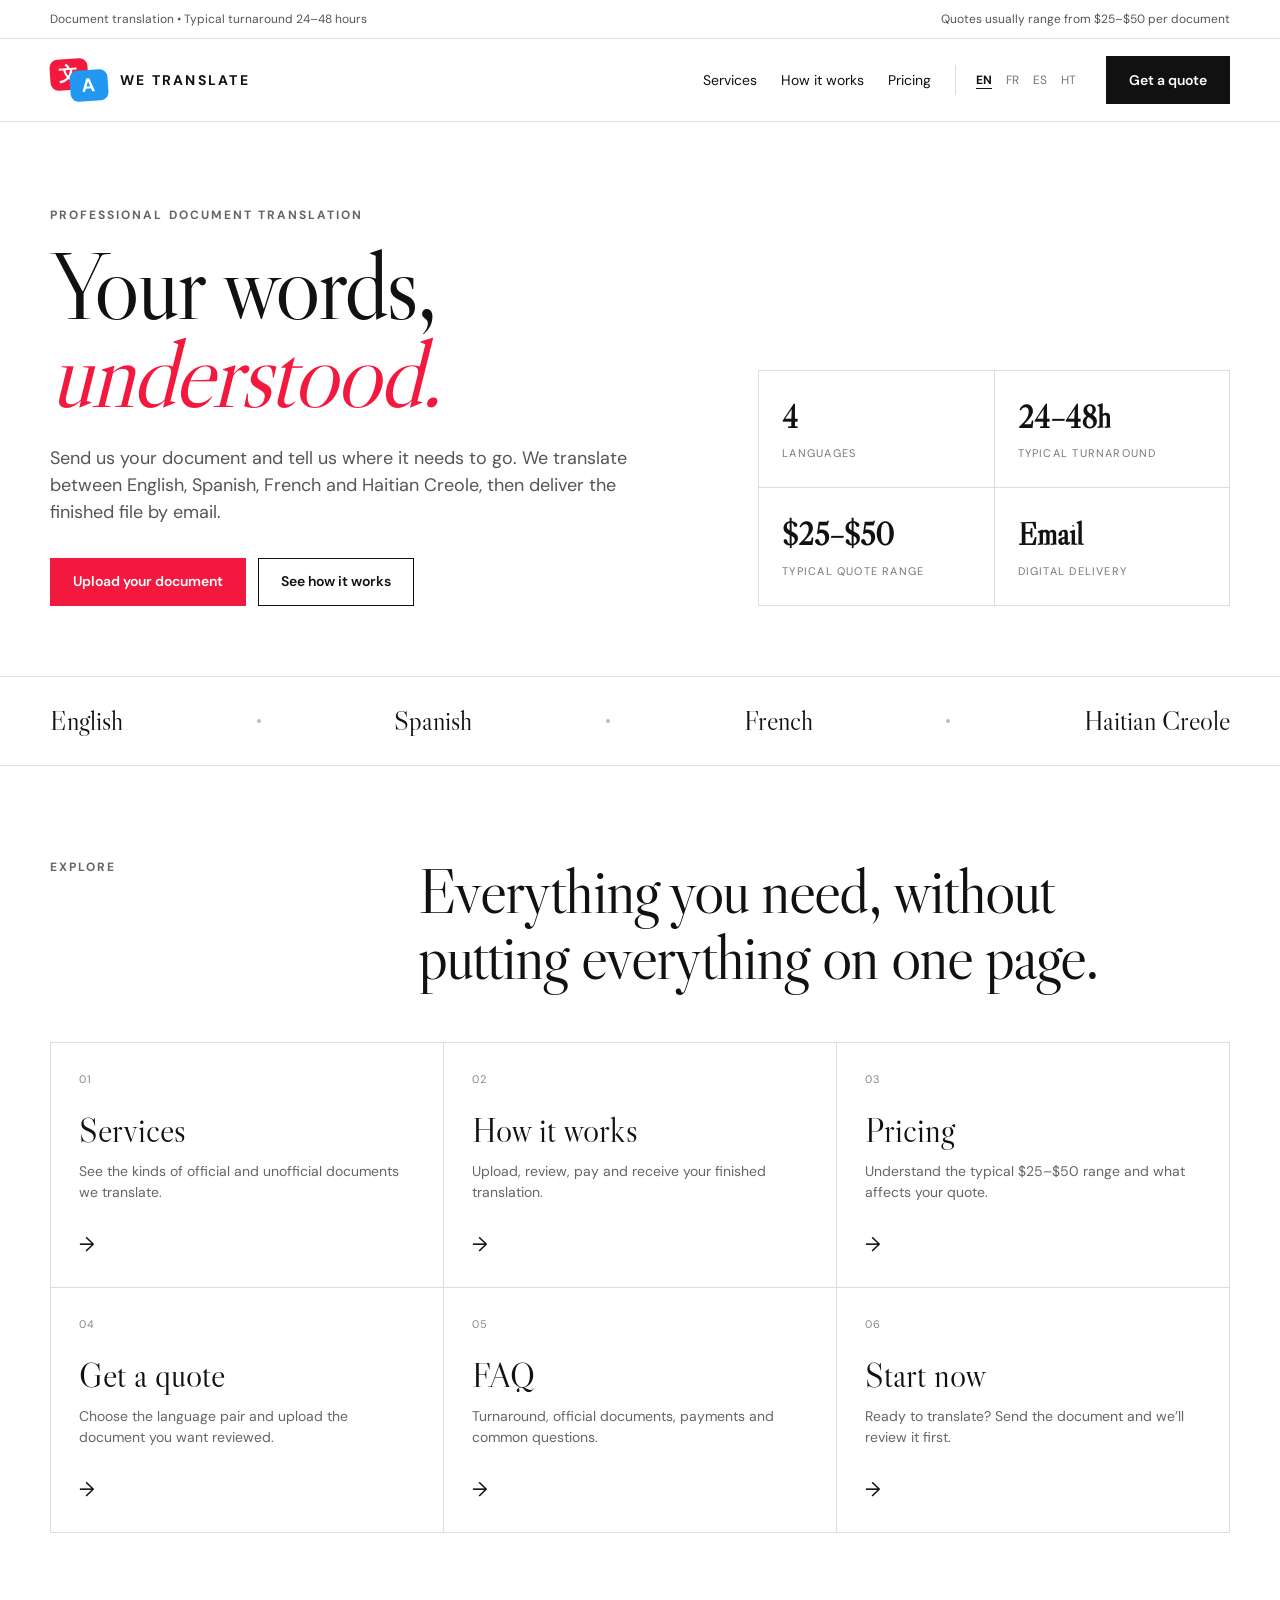
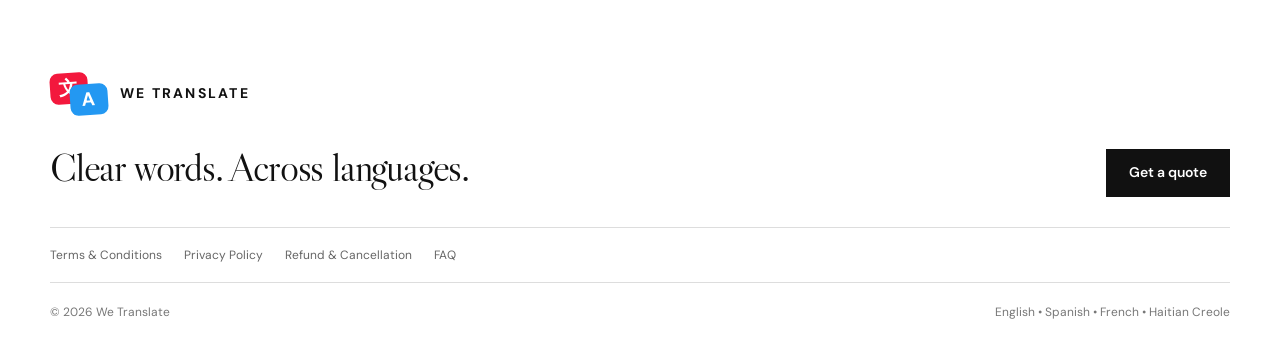
<file: index.html>
<!doctype html><html lang="en"><head><meta charset="utf-8"><meta name="viewport" content="width=device-width,initial-scale=1"><meta name="description" data-content="metaHomeDesc" content="Professional document translation in English, Spanish, French and Haitian Creole."><title data-t="metaHomeTitle">We Translate — Document Translation</title><link rel="preconnect" href="https://fonts.googleapis.com"><link rel="preconnect" href="https://fonts.gstatic.com" crossorigin><link href="https://fonts.googleapis.com/css2?family=DM+Sans:wght@400;500;600;700&family=Libre+Caslon+Display&display=swap" rel="stylesheet"><link rel="stylesheet" href="styles.css"></head><body data-page="home"><div class="top"><div class="w"><span data-t="top">Document translation • Typical turnaround 24–48 hours</span><span data-t="range">Quotes usually range from $25–$50 per document</span></div></div><header><nav class="w"><a class="brand" href="index.html"><span class="mark"><span class="bb red">文</span><span class="bb blue">A</span></span><span>WE TRANSLATE</span></a><div class="links"><a  href="services.html" data-t="serv">Services</a><a  href="process.html" data-t="how">How it works</a><a  href="pricing.html" data-t="pricing">Pricing</a><div class="langs"><button class="on" data-lang="en">EN</button><button data-lang="fr">FR</button><button data-lang="es">ES</button><button data-lang="ht">HT</button></div><a class="btn" href="quote.html" data-t="quote">Get a quote</a></div></nav></header>
<main>
<section class="hero"><div class="w heroGrid"><div><div class="ey" data-t="ey">Professional document translation</div><h1 data-h="title">Your words,<br><em>understood.</em></h1><p data-t="hero">Send us your document and tell us where it needs to go. We translate between English, Spanish, French and Haitian Creole, then deliver the finished file by email.</p><div class="acts"><a href="quote.html" class="btn redbtn" data-t="upload">Upload your document</a><a href="process.html" class="btn out" data-t="see">See how it works</a></div></div><div class="stats"><div><b>4</b><span data-t="langs">Languages</span></div><div><b>24–48h</b><span data-t="turn">Typical turnaround</span></div><div><b>$25–$50</b><span data-t="range2">Typical quote range</span></div><div><b data-t="emailWord">Email</b><span data-t="delivery">Digital delivery</span></div></div></div></section>
<div class="langrow"><div class="w"><span data-t="langEnglish">English</span><i class="dot"></i><span data-t="langSpanish">Spanish</span><i class="dot"></i><span data-t="langFrench">French</span><i class="dot"></i><span data-t="langCreole">Haitian Creole</span></div></div>
<section><div class="w"><div class="head"><div class="ey" data-t="explore">Explore</div><h2 data-t="exploreTitle">Everything you need, without putting everything on one page.</h2></div><div class="homeNav">
<a href="services.html"><span class="n">01</span><div><h3 data-t="homeServices">Services</h3><p data-t="homeServicesP">See the kinds of official and unofficial documents we translate.</p></div><span class="go">→</span></a>
<a href="process.html"><span class="n">02</span><div><h3 data-t="homeHow">How it works</h3><p data-t="homeHowP">Upload, review, pay and receive your finished translation.</p></div><span class="go">→</span></a>
<a href="pricing.html"><span class="n">03</span><div><h3 data-t="homePricing">Pricing</h3><p data-t="homePricingP">Understand the typical $25–$50 range and what affects your quote.</p></div><span class="go">→</span></a>
<a href="quote.html"><span class="n">04</span><div><h3 data-t="homeQuote">Get a quote</h3><p data-t="homeQuoteP">Choose the language pair and upload the document you want reviewed.</p></div><span class="go">→</span></a>
<a href="faq.html"><span class="n">05</span><div><h3 data-t="homeFaq">FAQ</h3><p data-t="homeFaqP">Turnaround, official documents, payments and common questions.</p></div><span class="go">→</span></a>
<a href="quote.html"><span class="n">06</span><div><h3 data-t="homeStart">Start now</h3><p data-t="homeStartP">Ready to translate? Send the document and we’ll review it first.</p></div><span class="go">→</span></a>
</div></div></section>
</main><footer><div class="w"><div class="footTop"><div><a class="brand" href="index.html"><span class="mark"><span class="bb red">文</span><span class="bb blue">A</span></span><span>WE TRANSLATE</span></a><p class="footBig" data-t="foot">Clear words. Across languages.</p></div><a class="btn" href="quote.html" data-t="quote">Get a quote</a></div><div class="legalLinks"><a href="terms.html" data-t="termsLink">Terms &amp; Conditions</a><a href="privacy.html" data-t="privacyLink">Privacy Policy</a><a href="refunds.html" data-t="refundLink">Refund &amp; Cancellation</a><a href="faq.html" data-t="faqLink">FAQ</a></div><div class="footBot"><span>© <span id="yr"></span> We Translate</span><span data-t="fl">English • Spanish • French • Haitian Creole</span></div></div></footer><script src="script.js"></script></body></html>
</file>
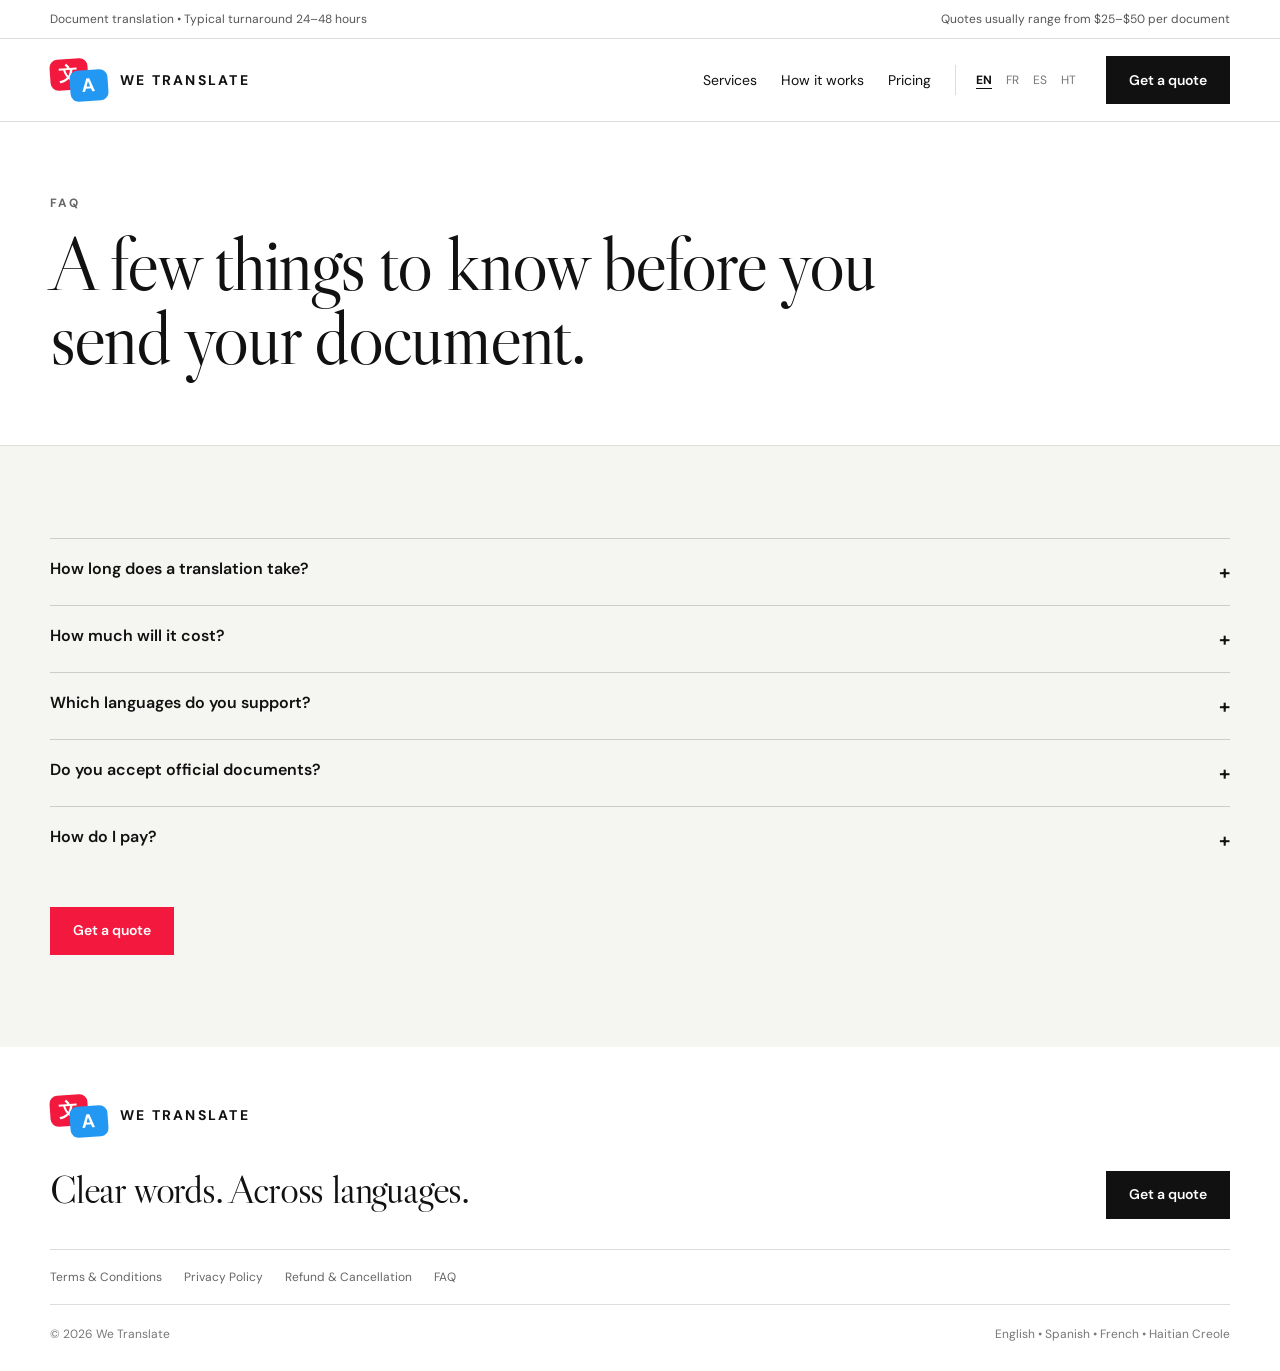
<file: faq.html>
<!doctype html><html lang="en"><head><meta charset="utf-8"><meta name="viewport" content="width=device-width,initial-scale=1"><meta name="description" data-content="metaFaqDesc" content="Frequently asked questions about We Translate."><title data-t="metaFaqTitle">FAQ — We Translate</title><link rel="preconnect" href="https://fonts.googleapis.com"><link rel="preconnect" href="https://fonts.gstatic.com" crossorigin><link href="https://fonts.googleapis.com/css2?family=DM+Sans:wght@400;500;600;700&family=Libre+Caslon+Display&display=swap" rel="stylesheet"><link rel="stylesheet" href="styles.css"></head><body data-page="faq"><div class="top"><div class="w"><span data-t="top">Document translation • Typical turnaround 24–48 hours</span><span data-t="range">Quotes usually range from $25–$50 per document</span></div></div><header><nav class="w"><a class="brand" href="index.html"><span class="mark"><span class="bb red">文</span><span class="bb blue">A</span></span><span>WE TRANSLATE</span></a><div class="links"><a  href="services.html" data-t="serv">Services</a><a  href="process.html" data-t="how">How it works</a><a  href="pricing.html" data-t="pricing">Pricing</a><div class="langs"><button class="on" data-lang="en">EN</button><button data-lang="fr">FR</button><button data-lang="es">ES</button><button data-lang="ht">HT</button></div><a class="btn" href="quote.html" data-t="quote">Get a quote</a></div></nav></header>
<main><section class="pageHero"><div class="w"><div class="ey" data-t="faqLink">FAQ</div><h1 data-t="faq">A few things to know before you send your document.</h1></div></section><section class="soft"><div class="w">
<details><summary data-t="q1">How long does a translation take?</summary><p data-t="a1">Most standard requests are targeted for 24–48 hours after the quote and payment are confirmed. Larger or more complex files may take longer.</p></details>
<details><summary data-t="q2">How much will it cost?</summary><p data-t="a2">Most standard documents fall in the $25–$50 range. We confirm the exact quote after reviewing the file.</p></details>
<details><summary data-t="q3">Which languages do you support?</summary><p data-t="a3">English, Spanish, French and Haitian Creole.</p></details>
<details><summary data-t="q4">Do you accept official documents?</summary><p data-t="a4">Yes, you can submit official or unofficial documents for review. If a receiving institution requires a specific certification, notarization, translator credential or format, tell us before work begins so the requirement can be confirmed.</p></details>
<details><summary data-t="q5">How do I pay?</summary><p data-t="a5">Zelle is currently accepted. Wait until your final quote is confirmed before sending payment.</p></details>
<div style="margin-top:34px"><a class="btn redbtn" href="quote.html" data-t="quote">Get a quote</a></div>
</div></section></main><footer><div class="w"><div class="footTop"><div><a class="brand" href="index.html"><span class="mark"><span class="bb red">文</span><span class="bb blue">A</span></span><span>WE TRANSLATE</span></a><p class="footBig" data-t="foot">Clear words. Across languages.</p></div><a class="btn" href="quote.html" data-t="quote">Get a quote</a></div><div class="legalLinks"><a href="terms.html" data-t="termsLink">Terms &amp; Conditions</a><a href="privacy.html" data-t="privacyLink">Privacy Policy</a><a href="refunds.html" data-t="refundLink">Refund &amp; Cancellation</a><a href="faq.html" data-t="faqLink">FAQ</a></div><div class="footBot"><span>© <span id="yr"></span> We Translate</span><span data-t="fl">English • Spanish • French • Haitian Creole</span></div></div></footer><script src="script.js"></script></body></html>
</file>
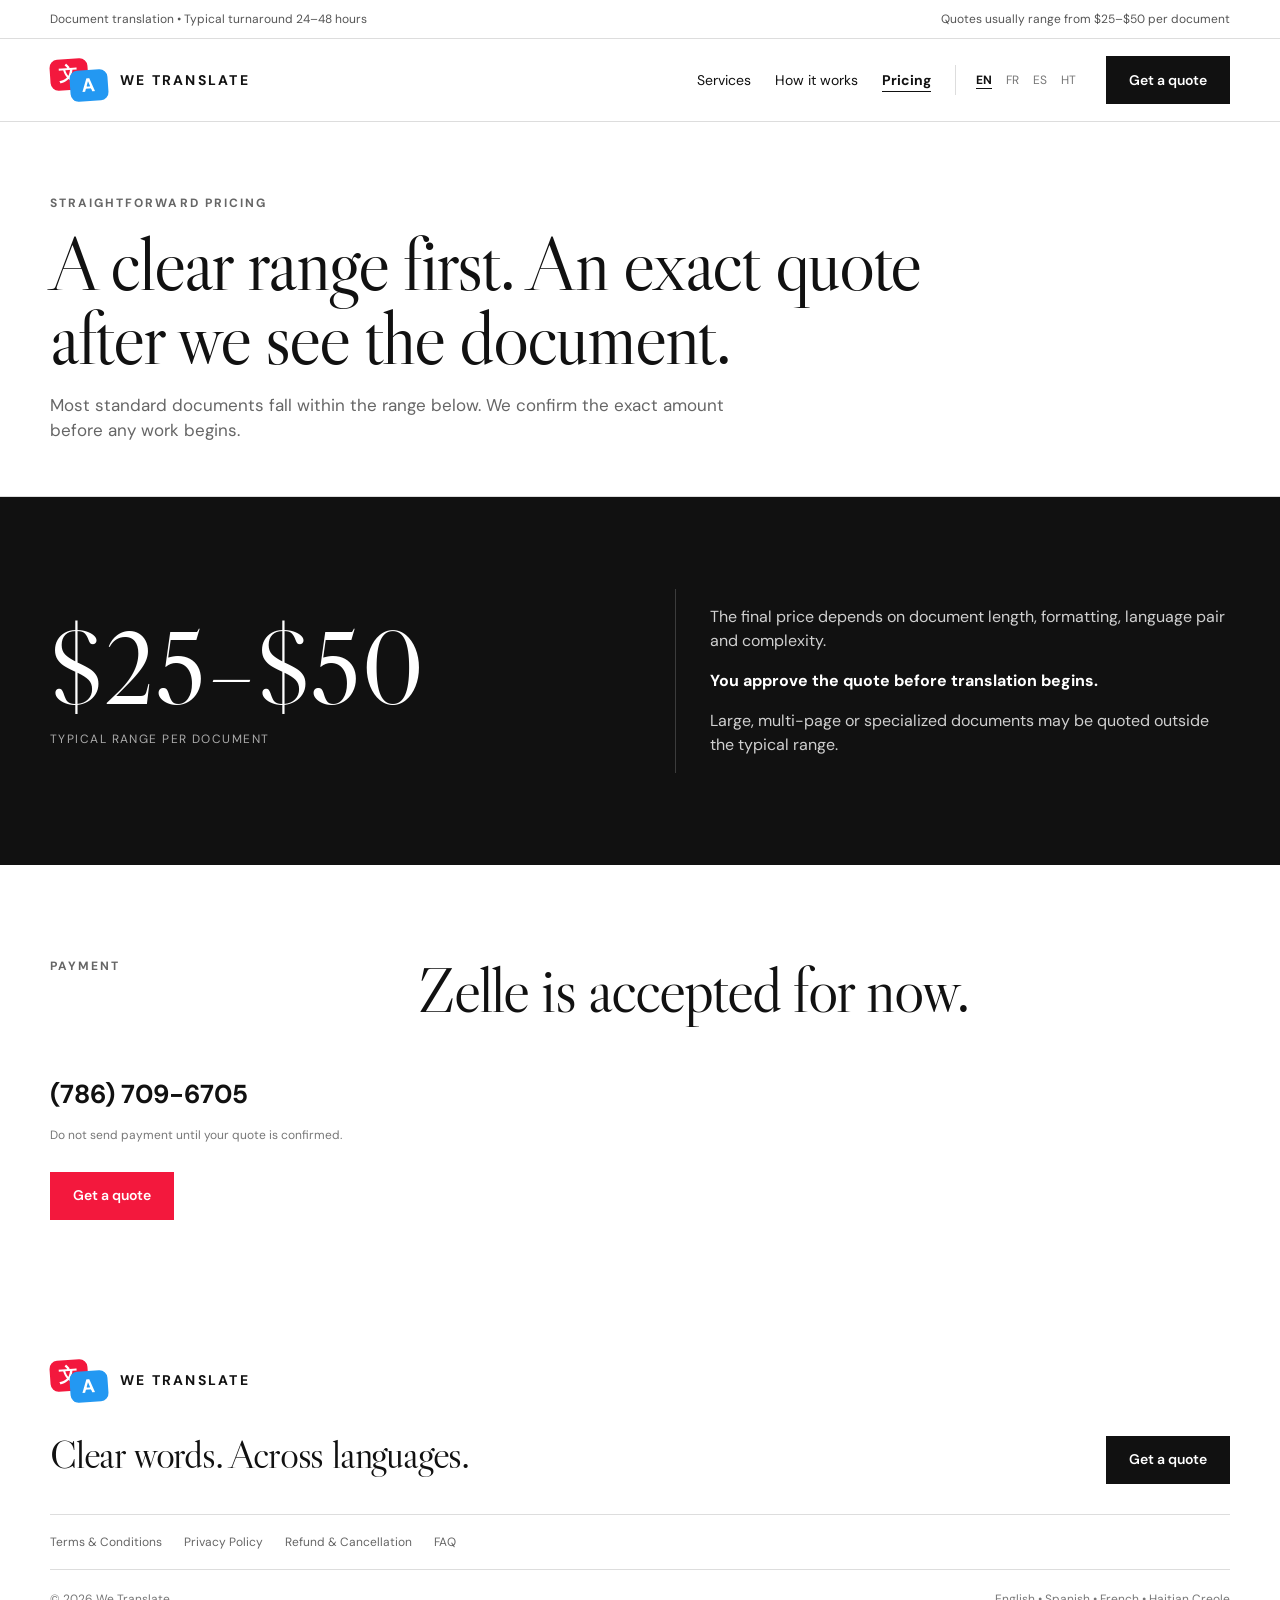
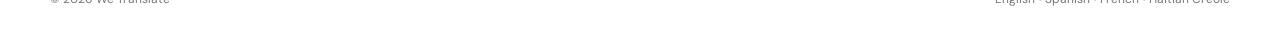
<file: pricing.html>
<!doctype html><html lang="en"><head><meta charset="utf-8"><meta name="viewport" content="width=device-width,initial-scale=1"><meta name="description" data-content="metaPricingDesc" content="We Translate pricing and quote information."><title data-t="metaPricingTitle">Pricing — We Translate</title><link rel="preconnect" href="https://fonts.googleapis.com"><link rel="preconnect" href="https://fonts.gstatic.com" crossorigin><link href="https://fonts.googleapis.com/css2?family=DM+Sans:wght@400;500;600;700&family=Libre+Caslon+Display&display=swap" rel="stylesheet"><link rel="stylesheet" href="styles.css"></head><body data-page="pricing"><div class="top"><div class="w"><span data-t="top">Document translation • Typical turnaround 24–48 hours</span><span data-t="range">Quotes usually range from $25–$50 per document</span></div></div><header><nav class="w"><a class="brand" href="index.html"><span class="mark"><span class="bb red">文</span><span class="bb blue">A</span></span><span>WE TRANSLATE</span></a><div class="links"><a  href="services.html" data-t="serv">Services</a><a  href="process.html" data-t="how">How it works</a><a class="current" href="pricing.html" data-t="pricing">Pricing</a><div class="langs"><button class="on" data-lang="en">EN</button><button data-lang="fr">FR</button><button data-lang="es">ES</button><button data-lang="ht">HT</button></div><a class="btn" href="quote.html" data-t="quote">Get a quote</a></div></nav></header>
<main><section class="pageHero"><div class="w"><div class="ey" data-t="clear">Straightforward pricing</div><h1 data-t="clear2">A clear range first. An exact quote after we see the document.</h1><p data-t="pricingIntro">Most standard documents fall within the range below. We confirm the exact amount before any work begins.</p></div></section><section class="dark"><div class="w"><div class="price"><div class="priceBig">$25–$50<small data-t="per">typical range per document</small></div><div class="priceCopy"><p data-t="pc1">The final price depends on document length, formatting, language pair and complexity.</p><p><strong data-t="pc2">You approve the quote before translation begins.</strong></p><p data-t="pc3">Large, multi-page or specialized documents may be quoted outside the typical range.</p></div></div></div></section><section><div class="w"><div class="head"><div class="ey" data-t="paymentLabel">Payment</div><h2 data-t="zelleAccepted">Zelle is accepted for now.</h2></div><p style="font-size:26px;margin:0 0 8px"><strong>(786) 709-6705</strong></p><p class="note" data-t="zn">Do not send payment until your quote is confirmed.</p><div style="margin-top:28px"><a class="btn redbtn" href="quote.html" data-t="quote">Get a quote</a></div></div></section></main><footer><div class="w"><div class="footTop"><div><a class="brand" href="index.html"><span class="mark"><span class="bb red">文</span><span class="bb blue">A</span></span><span>WE TRANSLATE</span></a><p class="footBig" data-t="foot">Clear words. Across languages.</p></div><a class="btn" href="quote.html" data-t="quote">Get a quote</a></div><div class="legalLinks"><a href="terms.html" data-t="termsLink">Terms &amp; Conditions</a><a href="privacy.html" data-t="privacyLink">Privacy Policy</a><a href="refunds.html" data-t="refundLink">Refund &amp; Cancellation</a><a href="faq.html" data-t="faqLink">FAQ</a></div><div class="footBot"><span>© <span id="yr"></span> We Translate</span><span data-t="fl">English • Spanish • French • Haitian Creole</span></div></div></footer><script src="script.js"></script></body></html>
</file>
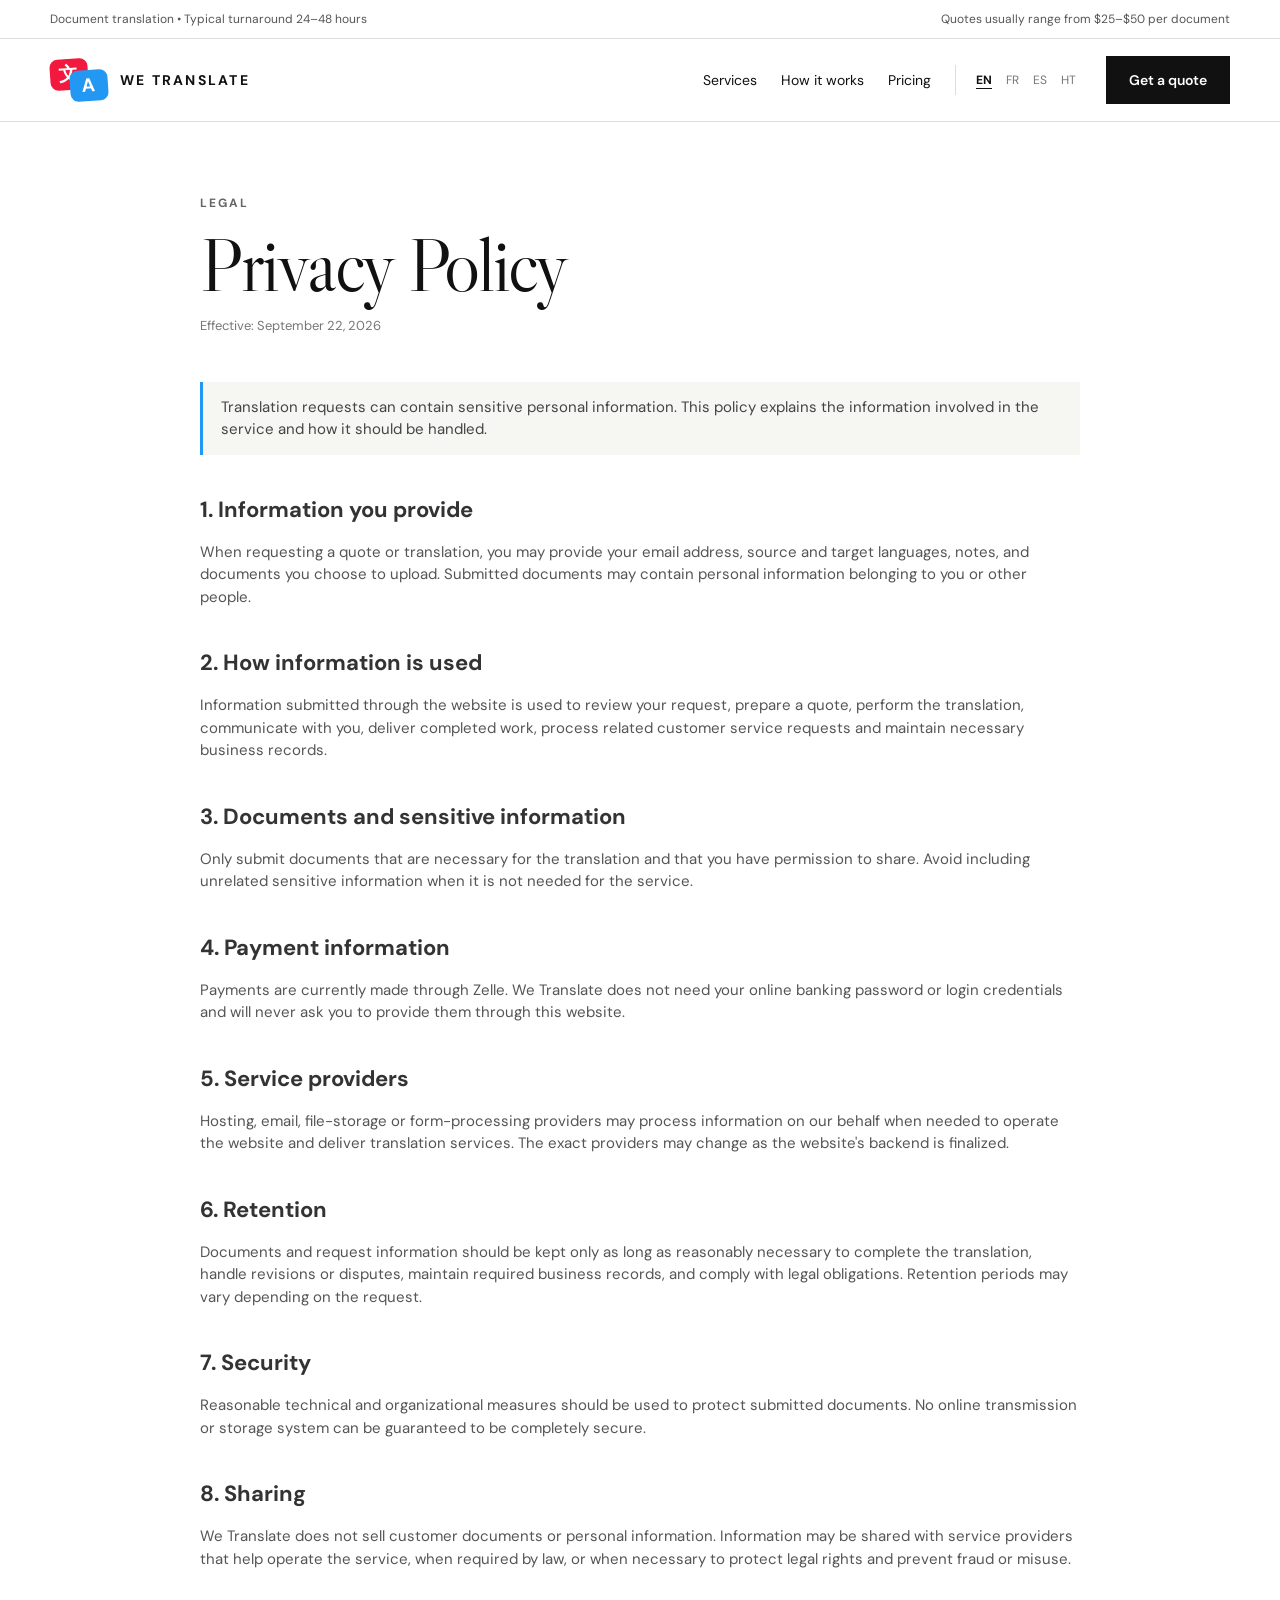
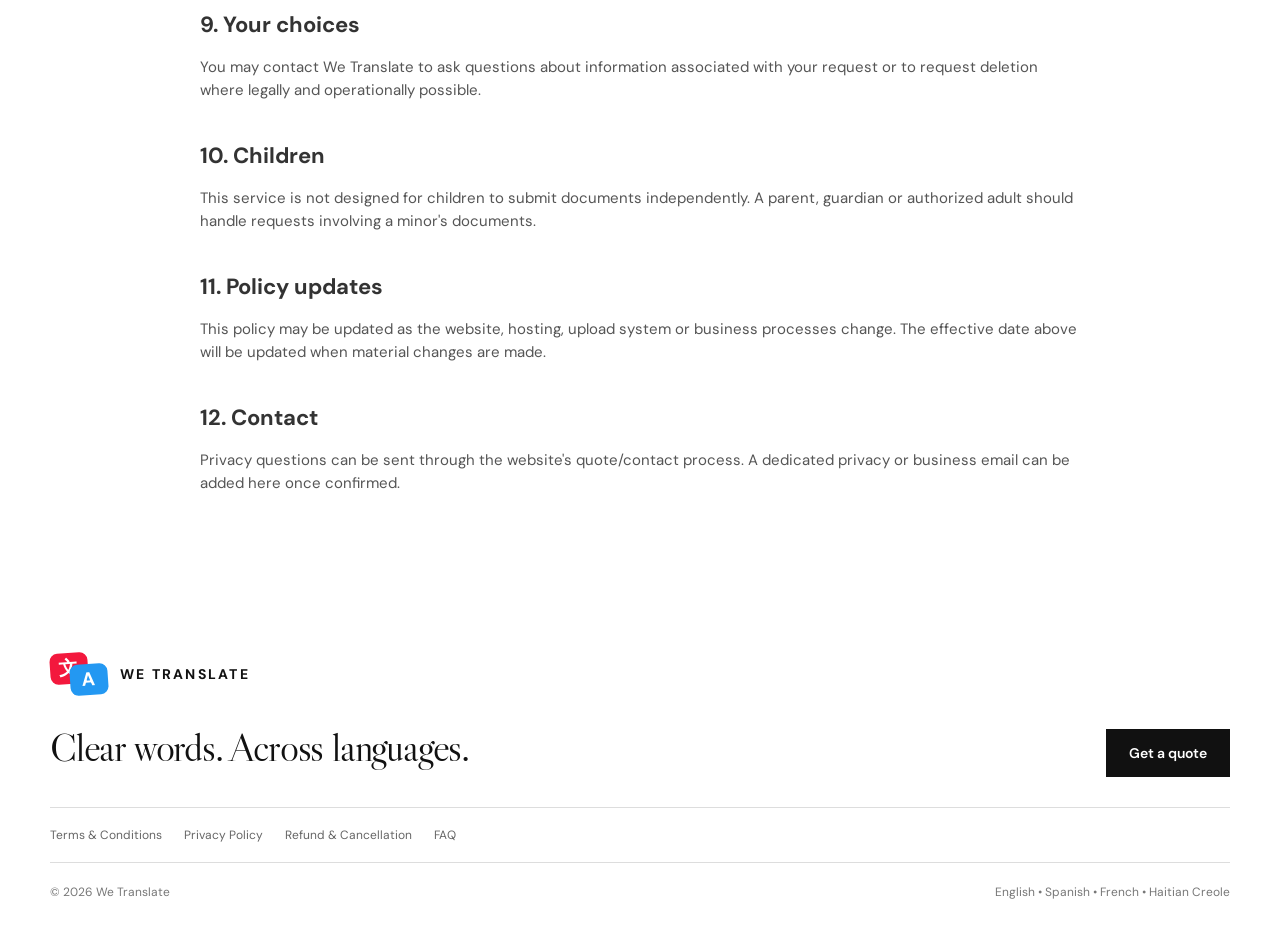
<file: privacy.html>
<!doctype html><html lang="en"><head><meta charset="utf-8"><meta name="viewport" content="width=device-width,initial-scale=1"><meta name="description" data-content="metaPrivacyDesc" content="Privacy policy for We Translate document translation requests."><title data-t="metaPrivacyTitle">Privacy Policy — We Translate</title><link rel="preconnect" href="https://fonts.googleapis.com"><link rel="preconnect" href="https://fonts.gstatic.com" crossorigin><link href="https://fonts.googleapis.com/css2?family=DM+Sans:wght@400;500;600;700&family=Libre+Caslon+Display&display=swap" rel="stylesheet"><link rel="stylesheet" href="styles.css"></head><body data-page="privacy"><div class="top"><div class="w"><span data-t="top">Document translation • Typical turnaround 24–48 hours</span><span data-t="range">Quotes usually range from $25–$50 per document</span></div></div><header><nav class="w"><a class="brand" href="index.html"><span class="mark"><span class="bb red">文</span><span class="bb blue">A</span></span><span>WE TRANSLATE</span></a><div class="links"><a  href="services.html" data-t="serv">Services</a><a  href="process.html" data-t="how">How it works</a><a  href="pricing.html" data-t="pricing">Pricing</a><div class="langs"><button class="on" data-lang="en">EN</button><button data-lang="fr">FR</button><button data-lang="es">ES</button><button data-lang="ht">HT</button></div><a class="btn" href="quote.html" data-t="quote">Get a quote</a></div></nav></header>
<main><section class="legalPage"><div class="w legalWrap"><div class="ey" data-t="legalLabel">Legal</div><h1 data-t="privacyTitle">Privacy Policy</h1><div class="policyMeta" data-t="effective">Effective: September 22, 2026</div><div class="legalBody">
<div class="policyCallout" data-t="privacyIntro">Translation requests can contain sensitive personal information. This policy explains the information involved in the service and how it should be handled.</div>
<h2 data-t="privacyH1">1. Information you provide</h2><p data-t="privacyP1">When requesting a quote or translation, you may provide your email address, source and target languages, notes, and documents you choose to upload. Submitted documents may contain personal information belonging to you or other people.</p>
<h2 data-t="privacyH2">2. How information is used</h2><p data-t="privacyP2">Information submitted through the website is used to review your request, prepare a quote, perform the translation, communicate with you, deliver completed work, process related customer service requests and maintain necessary business records.</p>
<h2 data-t="privacyH3">3. Documents and sensitive information</h2><p data-t="privacyP3">Only submit documents that are necessary for the translation and that you have permission to share. Avoid including unrelated sensitive information when it is not needed for the service.</p>
<h2 data-t="privacyH4">4. Payment information</h2><p data-t="privacyP4">Payments are currently made through Zelle. We Translate does not need your online banking password or login credentials and will never ask you to provide them through this website.</p>
<h2 data-t="privacyH5">5. Service providers</h2><p data-t="privacyP5">Hosting, email, file-storage or form-processing providers may process information on our behalf when needed to operate the website and deliver translation services. The exact providers may change as the website's backend is finalized.</p>
<h2 data-t="privacyH6">6. Retention</h2><p data-t="privacyP6">Documents and request information should be kept only as long as reasonably necessary to complete the translation, handle revisions or disputes, maintain required business records, and comply with legal obligations. Retention periods may vary depending on the request.</p>
<h2 data-t="privacyH7">7. Security</h2><p data-t="privacyP7">Reasonable technical and organizational measures should be used to protect submitted documents. No online transmission or storage system can be guaranteed to be completely secure.</p>
<h2 data-t="privacyH8">8. Sharing</h2><p data-t="privacyP8">We Translate does not sell customer documents or personal information. Information may be shared with service providers that help operate the service, when required by law, or when necessary to protect legal rights and prevent fraud or misuse.</p>
<h2 data-t="privacyH9">9. Your choices</h2><p data-t="privacyP9">You may contact We Translate to ask questions about information associated with your request or to request deletion where legally and operationally possible.</p>
<h2 data-t="privacyH10">10. Children</h2><p data-t="privacyP10">This service is not designed for children to submit documents independently. A parent, guardian or authorized adult should handle requests involving a minor's documents.</p>
<h2 data-t="privacyH11">11. Policy updates</h2><p data-t="privacyP11">This policy may be updated as the website, hosting, upload system or business processes change. The effective date above will be updated when material changes are made.</p>
<h2 data-t="privacyH12">12. Contact</h2><p data-t="privacyP12">Privacy questions can be sent through the website's quote/contact process. A dedicated privacy or business email can be added here once confirmed.</p>
</div></div></section></main><footer><div class="w"><div class="footTop"><div><a class="brand" href="index.html"><span class="mark"><span class="bb red">文</span><span class="bb blue">A</span></span><span>WE TRANSLATE</span></a><p class="footBig" data-t="foot">Clear words. Across languages.</p></div><a class="btn" href="quote.html" data-t="quote">Get a quote</a></div><div class="legalLinks"><a href="terms.html" data-t="termsLink">Terms &amp; Conditions</a><a href="privacy.html" data-t="privacyLink">Privacy Policy</a><a href="refunds.html" data-t="refundLink">Refund &amp; Cancellation</a><a href="faq.html" data-t="faqLink">FAQ</a></div><div class="footBot"><span>© <span id="yr"></span> We Translate</span><span data-t="fl">English • Spanish • French • Haitian Creole</span></div></div></footer><script src="script.js"></script></body></html>
</file>
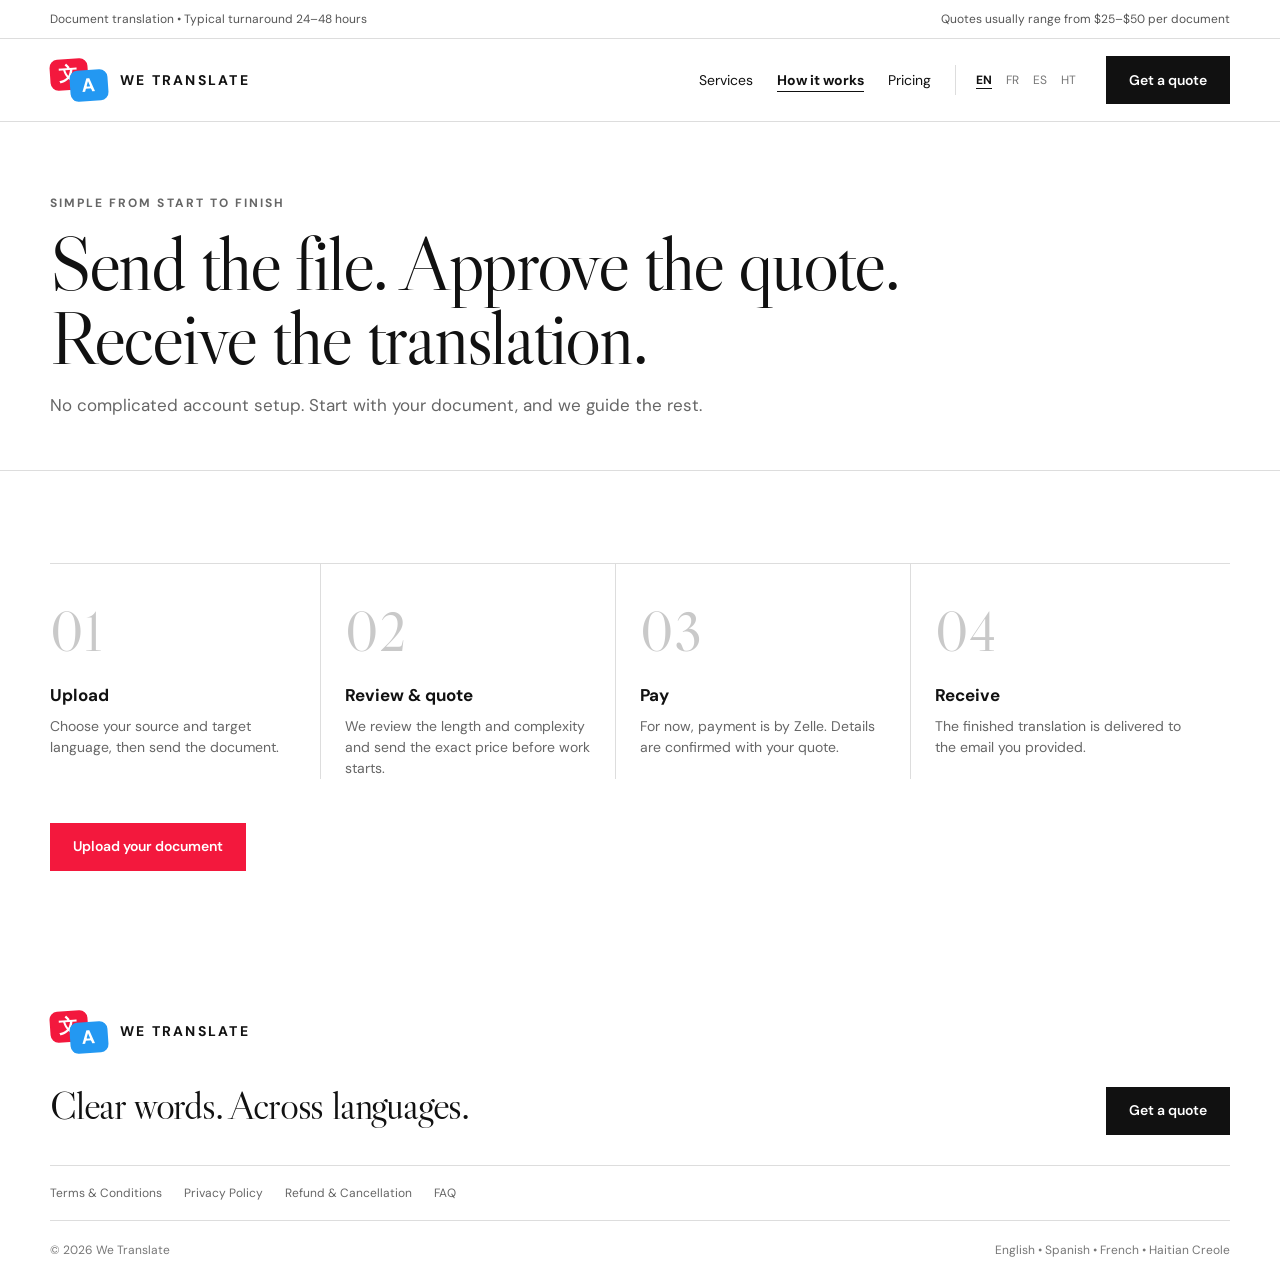
<file: process.html>
<!doctype html><html lang="en"><head><meta charset="utf-8"><meta name="viewport" content="width=device-width,initial-scale=1"><meta name="description" data-content="metaProcessDesc" content="How the We Translate document translation process works."><title data-t="metaProcessTitle">How It Works — We Translate</title><link rel="preconnect" href="https://fonts.googleapis.com"><link rel="preconnect" href="https://fonts.gstatic.com" crossorigin><link href="https://fonts.googleapis.com/css2?family=DM+Sans:wght@400;500;600;700&family=Libre+Caslon+Display&display=swap" rel="stylesheet"><link rel="stylesheet" href="styles.css"></head><body data-page="process"><div class="top"><div class="w"><span data-t="top">Document translation • Typical turnaround 24–48 hours</span><span data-t="range">Quotes usually range from $25–$50 per document</span></div></div><header><nav class="w"><a class="brand" href="index.html"><span class="mark"><span class="bb red">文</span><span class="bb blue">A</span></span><span>WE TRANSLATE</span></a><div class="links"><a  href="services.html" data-t="serv">Services</a><a class="current" href="process.html" data-t="how">How it works</a><a  href="pricing.html" data-t="pricing">Pricing</a><div class="langs"><button class="on" data-lang="en">EN</button><button data-lang="fr">FR</button><button data-lang="es">ES</button><button data-lang="ht">HT</button></div><a class="btn" href="quote.html" data-t="quote">Get a quote</a></div></nav></header>
<main><section class="pageHero"><div class="w"><div class="ey" data-t="simple">Simple from start to finish</div><h1 data-t="simple2">Send the file. Approve the quote. Receive the translation.</h1><p data-t="processIntro">No complicated account setup. Start with your document, and we guide the rest.</p></div></section><section><div class="w"><div class="steps"><div class="step"><b>01</b><h3 data-t="p1">Upload</h3><p data-t="p1p">Choose your source and target language, then send the document.</p></div><div class="step"><b>02</b><h3 data-t="p2">Review &amp; quote</h3><p data-t="p2p">We review the length and complexity and send the exact price before work starts.</p></div><div class="step"><b>03</b><h3 data-t="p3">Pay</h3><p data-t="p3p">For now, payment is by Zelle. Details are confirmed with your quote.</p></div><div class="step"><b>04</b><h3 data-t="p4">Receive</h3><p data-t="p4p">The finished translation is delivered to the email you provided.</p></div></div><div style="margin-top:44px"><a class="btn redbtn" href="quote.html" data-t="upload">Upload your document</a></div></div></section></main><footer><div class="w"><div class="footTop"><div><a class="brand" href="index.html"><span class="mark"><span class="bb red">文</span><span class="bb blue">A</span></span><span>WE TRANSLATE</span></a><p class="footBig" data-t="foot">Clear words. Across languages.</p></div><a class="btn" href="quote.html" data-t="quote">Get a quote</a></div><div class="legalLinks"><a href="terms.html" data-t="termsLink">Terms &amp; Conditions</a><a href="privacy.html" data-t="privacyLink">Privacy Policy</a><a href="refunds.html" data-t="refundLink">Refund &amp; Cancellation</a><a href="faq.html" data-t="faqLink">FAQ</a></div><div class="footBot"><span>© <span id="yr"></span> We Translate</span><span data-t="fl">English • Spanish • French • Haitian Creole</span></div></div></footer><script src="script.js"></script></body></html>
</file>
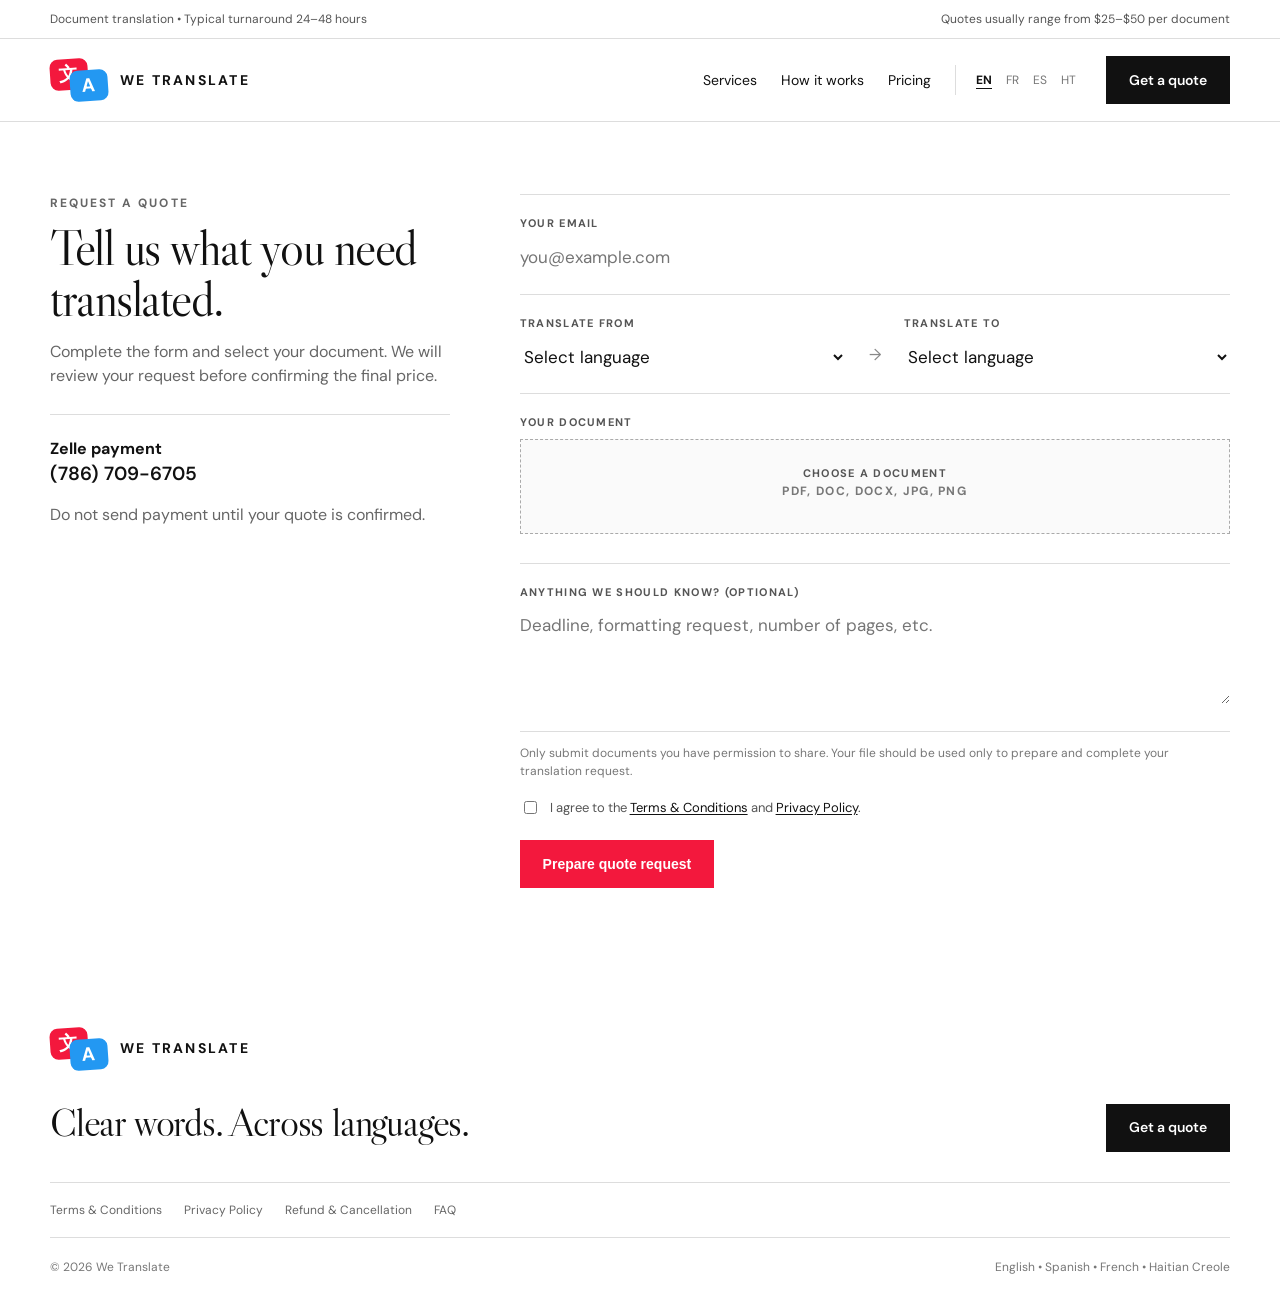
<file: quote.html>
<!doctype html><html lang="en"><head><meta charset="utf-8"><meta name="viewport" content="width=device-width,initial-scale=1"><meta name="description" data-content="metaQuoteDesc" content="Upload a document and request a translation quote."><title data-t="metaQuoteTitle">Get a Quote — We Translate</title><link rel="preconnect" href="https://fonts.googleapis.com"><link rel="preconnect" href="https://fonts.gstatic.com" crossorigin><link href="https://fonts.googleapis.com/css2?family=DM+Sans:wght@400;500;600;700&family=Libre+Caslon+Display&display=swap" rel="stylesheet"><link rel="stylesheet" href="styles.css"></head><body data-page="quote"><div class="top"><div class="w"><span data-t="top">Document translation • Typical turnaround 24–48 hours</span><span data-t="range">Quotes usually range from $25–$50 per document</span></div></div><header><nav class="w"><a class="brand" href="index.html"><span class="mark"><span class="bb red">文</span><span class="bb blue">A</span></span><span>WE TRANSLATE</span></a><div class="links"><a  href="services.html" data-t="serv">Services</a><a  href="process.html" data-t="how">How it works</a><a  href="pricing.html" data-t="pricing">Pricing</a><div class="langs"><button class="on" data-lang="en">EN</button><button data-lang="fr">FR</button><button data-lang="es">ES</button><button data-lang="ht">HT</button></div><a class="btn" href="quote.html" data-t="quote">Get a quote</a></div></nav></header>
<main><section class="quote pageOnly"><div class="w quoteGrid"><aside class="quoteSide"><div class="ey" data-t="rq">Request a quote</div><h2 data-t="rq2">Tell us what you need translated.</h2><p data-t="rqp">Complete the form and select your document. We will review your request before confirming the final price.</p><div class="pay"><strong data-t="z">Zelle payment</strong><code>(786) 709-6705</code><p data-t="zn">Do not send payment until your quote is confirmed.</p></div></aside><form id="f">
<div class="field"><label for="email" data-t="email">Your email</label><input id="email" type="email" required data-ph="emailPh" placeholder="you@example.com"></div>
<div class="field pair"><div><label data-t="from">Translate from</label><select id="from" required><option value="" data-t="selectLang">Select language</option><option value="English" data-t="langEnglish">English</option><option value="Spanish" data-t="langSpanish">Spanish</option><option value="French" data-t="langFrench">French</option><option value="Haitian Creole" data-t="langCreole">Haitian Creole</option></select></div><div class="arr">→</div><div><label data-t="to">Translate to</label><select id="to" required><option value="" data-t="selectLang">Select language</option><option value="English" data-t="langEnglish">English</option><option value="Spanish" data-t="langSpanish">Spanish</option><option value="French" data-t="langFrench">French</option><option value="Haitian Creole" data-t="langCreole">Haitian Creole</option></select></div></div>
<div class="field"><label data-t="doc">Your document</label><label class="file" for="file"><b data-t="choose">Choose a document</b><span>PDF, DOC, DOCX, JPG, PNG</span><input id="file" type="file" accept=".pdf,.doc,.docx,.jpg,.jpeg,.png" required><div class="fn" id="fn"></div></label></div>
<div class="field"><label for="notes" data-t="notes">Anything we should know? (optional)</label><textarea id="notes" data-ph="notesPh" placeholder="Deadline, formatting request, number of pages, etc."></textarea></div>
<p class="note" data-t="privacy">Only submit documents you have permission to share. Your file should be used only to prepare and complete your translation request.</p><label class="checkrow"><input type="checkbox" required><span data-h="agreeHtml">I agree to the <a href="terms.html" target="_blank">Terms &amp; Conditions</a> and <a href="privacy.html" target="_blank">Privacy Policy</a>.</span></label><button class="btn redbtn" data-t="prepare">Prepare quote request</button><div class="notice" id="notice"></div>
</form></div></section></main><footer><div class="w"><div class="footTop"><div><a class="brand" href="index.html"><span class="mark"><span class="bb red">文</span><span class="bb blue">A</span></span><span>WE TRANSLATE</span></a><p class="footBig" data-t="foot">Clear words. Across languages.</p></div><a class="btn" href="quote.html" data-t="quote">Get a quote</a></div><div class="legalLinks"><a href="terms.html" data-t="termsLink">Terms &amp; Conditions</a><a href="privacy.html" data-t="privacyLink">Privacy Policy</a><a href="refunds.html" data-t="refundLink">Refund &amp; Cancellation</a><a href="faq.html" data-t="faqLink">FAQ</a></div><div class="footBot"><span>© <span id="yr"></span> We Translate</span><span data-t="fl">English • Spanish • French • Haitian Creole</span></div></div></footer><script src="script.js"></script></body></html>
</file>
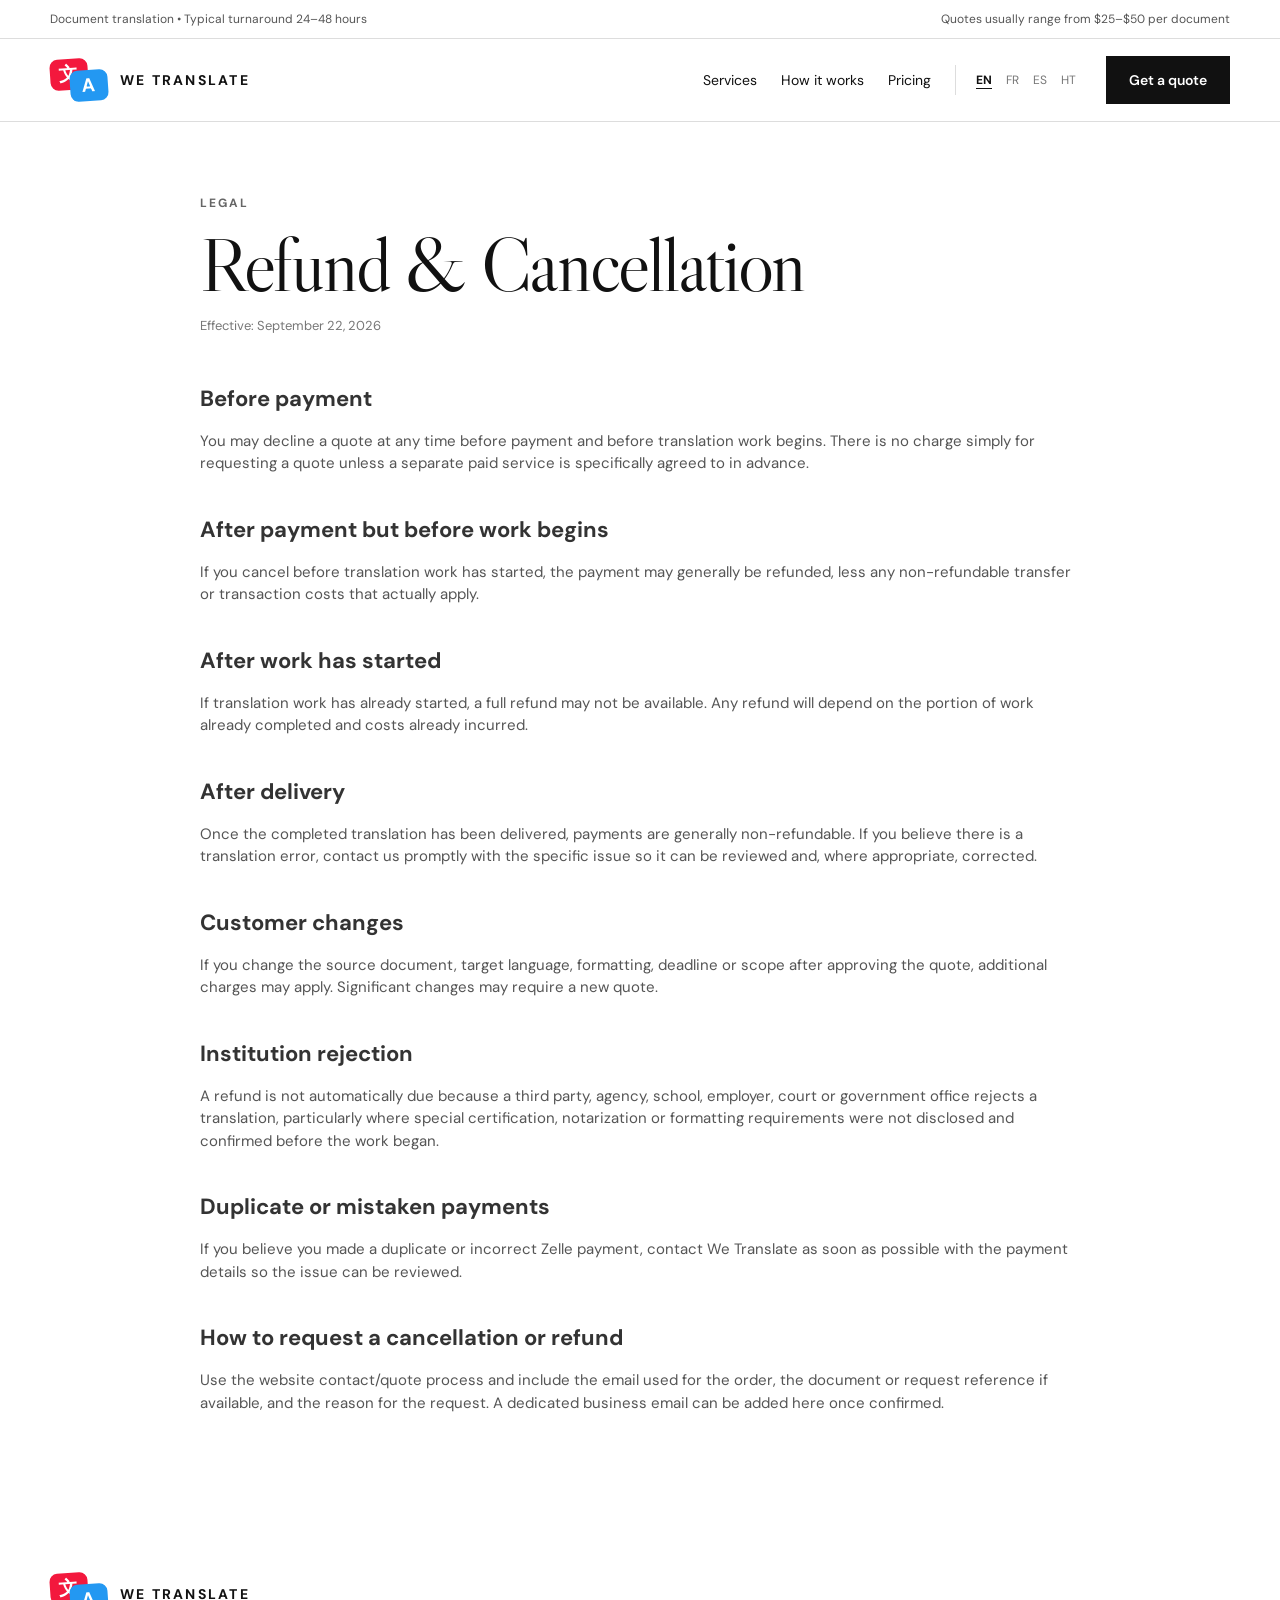
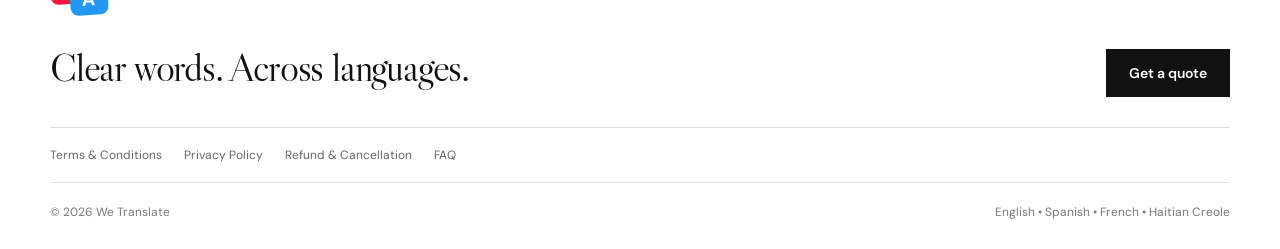
<file: refunds.html>
<!doctype html><html lang="en"><head><meta charset="utf-8"><meta name="viewport" content="width=device-width,initial-scale=1"><meta name="description" data-content="metaRefundsDesc" content="Refund and cancellation policy for We Translate services."><title data-t="metaRefundsTitle">Refund & Cancellation Policy — We Translate</title><link rel="preconnect" href="https://fonts.googleapis.com"><link rel="preconnect" href="https://fonts.gstatic.com" crossorigin><link href="https://fonts.googleapis.com/css2?family=DM+Sans:wght@400;500;600;700&family=Libre+Caslon+Display&display=swap" rel="stylesheet"><link rel="stylesheet" href="styles.css"></head><body data-page="refunds"><div class="top"><div class="w"><span data-t="top">Document translation • Typical turnaround 24–48 hours</span><span data-t="range">Quotes usually range from $25–$50 per document</span></div></div><header><nav class="w"><a class="brand" href="index.html"><span class="mark"><span class="bb red">文</span><span class="bb blue">A</span></span><span>WE TRANSLATE</span></a><div class="links"><a  href="services.html" data-t="serv">Services</a><a  href="process.html" data-t="how">How it works</a><a  href="pricing.html" data-t="pricing">Pricing</a><div class="langs"><button class="on" data-lang="en">EN</button><button data-lang="fr">FR</button><button data-lang="es">ES</button><button data-lang="ht">HT</button></div><a class="btn" href="quote.html" data-t="quote">Get a quote</a></div></nav></header>
<main><section class="legalPage"><div class="w legalWrap"><div class="ey" data-t="legalLabel">Legal</div><h1 data-t="refundsTitle">Refund &amp; Cancellation</h1><div class="policyMeta" data-t="effective">Effective: September 22, 2026</div><div class="legalBody">
<h2 data-t="refundH1">Before payment</h2><p data-t="refundP1">You may decline a quote at any time before payment and before translation work begins. There is no charge simply for requesting a quote unless a separate paid service is specifically agreed to in advance.</p>
<h2 data-t="refundH2">After payment but before work begins</h2><p data-t="refundP2">If you cancel before translation work has started, the payment may generally be refunded, less any non-refundable transfer or transaction costs that actually apply.</p>
<h2 data-t="refundH3">After work has started</h2><p data-t="refundP3">If translation work has already started, a full refund may not be available. Any refund will depend on the portion of work already completed and costs already incurred.</p>
<h2 data-t="refundH4">After delivery</h2><p data-t="refundP4">Once the completed translation has been delivered, payments are generally non-refundable. If you believe there is a translation error, contact us promptly with the specific issue so it can be reviewed and, where appropriate, corrected.</p>
<h2 data-t="refundH5">Customer changes</h2><p data-t="refundP5">If you change the source document, target language, formatting, deadline or scope after approving the quote, additional charges may apply. Significant changes may require a new quote.</p>
<h2 data-t="refundH6">Institution rejection</h2><p data-t="refundP6">A refund is not automatically due because a third party, agency, school, employer, court or government office rejects a translation, particularly where special certification, notarization or formatting requirements were not disclosed and confirmed before the work began.</p>
<h2 data-t="refundH7">Duplicate or mistaken payments</h2><p data-t="refundP7">If you believe you made a duplicate or incorrect Zelle payment, contact We Translate as soon as possible with the payment details so the issue can be reviewed.</p>
<h2 data-t="refundH8">How to request a cancellation or refund</h2><p data-t="refundP8">Use the website contact/quote process and include the email used for the order, the document or request reference if available, and the reason for the request. A dedicated business email can be added here once confirmed.</p>
</div></div></section></main><footer><div class="w"><div class="footTop"><div><a class="brand" href="index.html"><span class="mark"><span class="bb red">文</span><span class="bb blue">A</span></span><span>WE TRANSLATE</span></a><p class="footBig" data-t="foot">Clear words. Across languages.</p></div><a class="btn" href="quote.html" data-t="quote">Get a quote</a></div><div class="legalLinks"><a href="terms.html" data-t="termsLink">Terms &amp; Conditions</a><a href="privacy.html" data-t="privacyLink">Privacy Policy</a><a href="refunds.html" data-t="refundLink">Refund &amp; Cancellation</a><a href="faq.html" data-t="faqLink">FAQ</a></div><div class="footBot"><span>© <span id="yr"></span> We Translate</span><span data-t="fl">English • Spanish • French • Haitian Creole</span></div></div></footer><script src="script.js"></script></body></html>
</file>
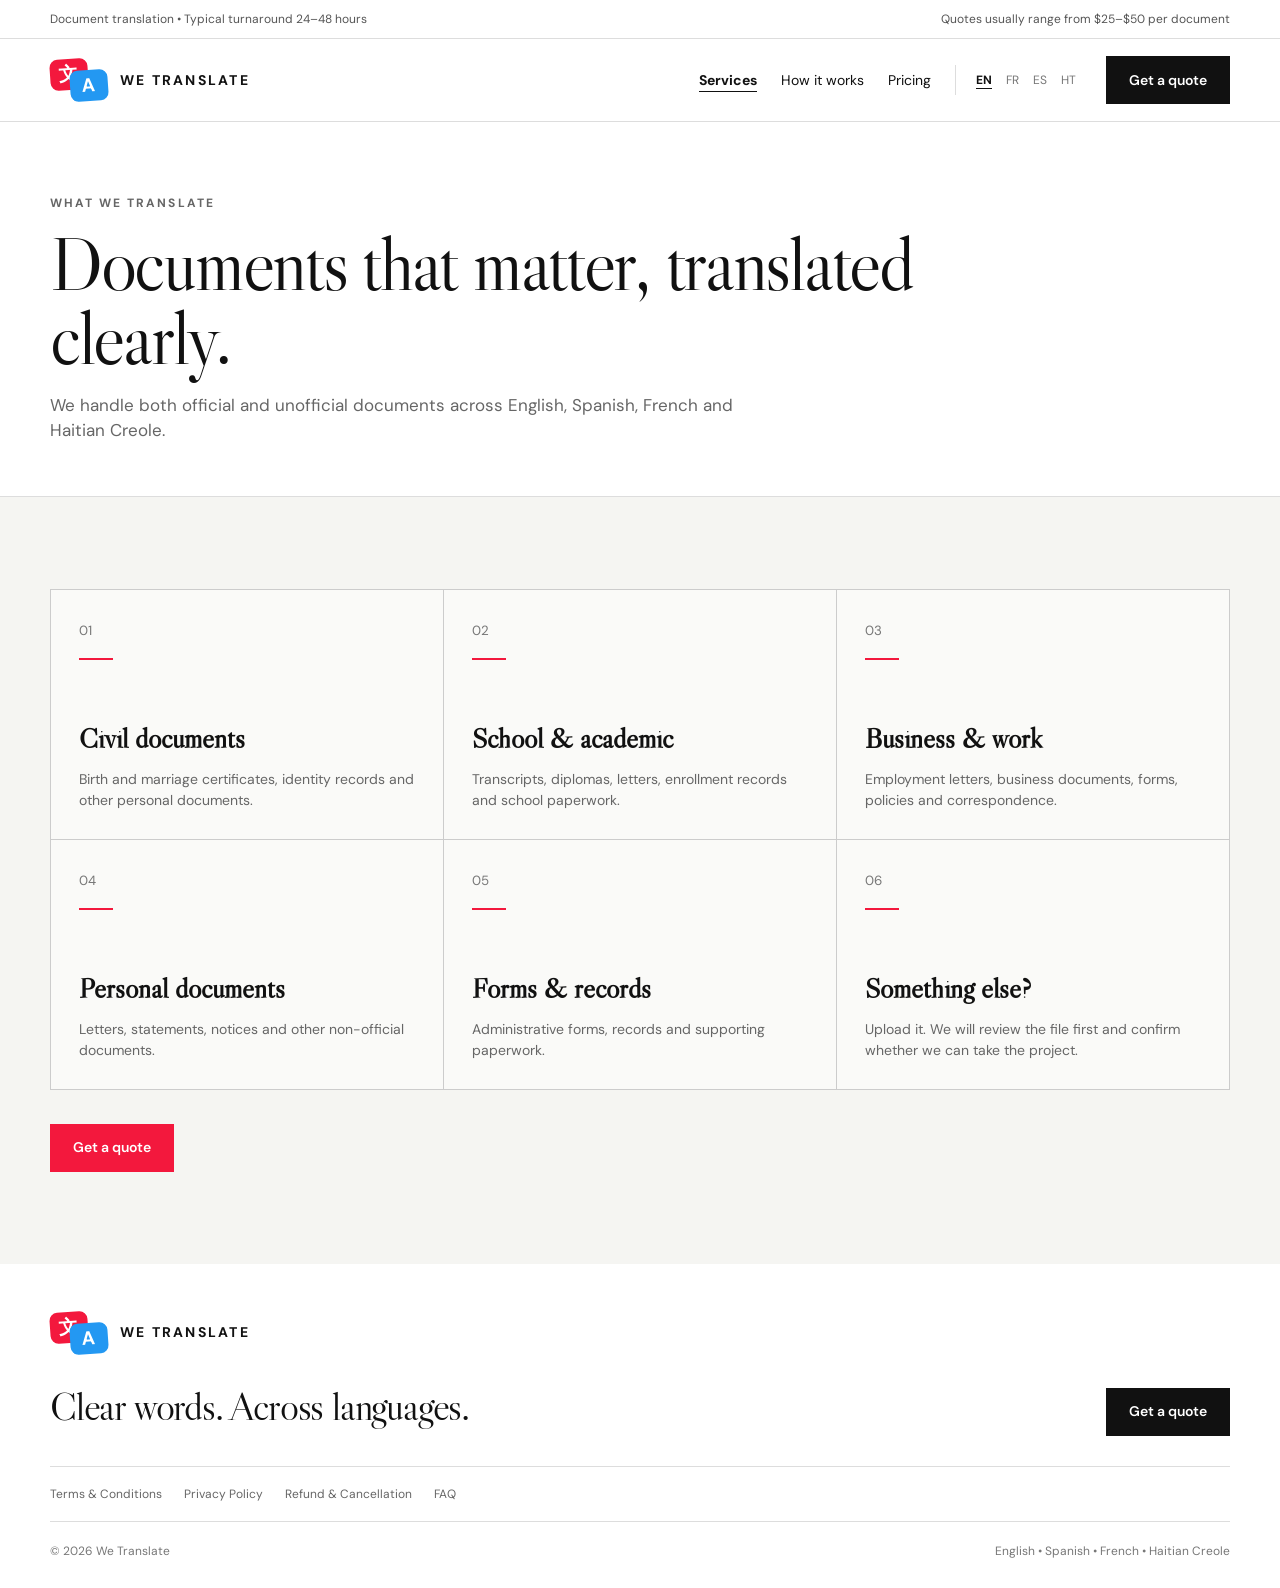
<file: services.html>
<!doctype html><html lang="en"><head><meta charset="utf-8"><meta name="viewport" content="width=device-width,initial-scale=1"><meta name="description" data-content="metaServicesDesc" content="Translation services for official and unofficial documents."><title data-t="metaServicesTitle">Services — We Translate</title><link rel="preconnect" href="https://fonts.googleapis.com"><link rel="preconnect" href="https://fonts.gstatic.com" crossorigin><link href="https://fonts.googleapis.com/css2?family=DM+Sans:wght@400;500;600;700&family=Libre+Caslon+Display&display=swap" rel="stylesheet"><link rel="stylesheet" href="styles.css"></head><body data-page="services"><div class="top"><div class="w"><span data-t="top">Document translation • Typical turnaround 24–48 hours</span><span data-t="range">Quotes usually range from $25–$50 per document</span></div></div><header><nav class="w"><a class="brand" href="index.html"><span class="mark"><span class="bb red">文</span><span class="bb blue">A</span></span><span>WE TRANSLATE</span></a><div class="links"><a class="current" href="services.html" data-t="serv">Services</a><a  href="process.html" data-t="how">How it works</a><a  href="pricing.html" data-t="pricing">Pricing</a><div class="langs"><button class="on" data-lang="en">EN</button><button data-lang="fr">FR</button><button data-lang="es">ES</button><button data-lang="ht">HT</button></div><a class="btn" href="quote.html" data-t="quote">Get a quote</a></div></nav></header>
<main><section class="pageHero"><div class="w"><div class="ey" data-t="what">What we translate</div><h1 data-t="serviceHero">Documents that matter, translated clearly.</h1><p data-t="serviceHeroP">We handle both official and unofficial documents across English, Spanish, French and Haitian Creole.</p></div></section><section class="soft"><div class="w"><div class="cards">
<article class="card"><div><small>01</small><i></i></div><div><h3 data-t="c1">Civil documents</h3><p data-t="c1p">Birth and marriage certificates, identity records and other personal documents.</p></div></article>
<article class="card"><div><small>02</small><i></i></div><div><h3 data-t="c2">School &amp; academic</h3><p data-t="c2p">Transcripts, diplomas, letters, enrollment records and school paperwork.</p></div></article>
<article class="card"><div><small>03</small><i></i></div><div><h3 data-t="c3">Business &amp; work</h3><p data-t="c3p">Employment letters, business documents, forms, policies and correspondence.</p></div></article>
<article class="card"><div><small>04</small><i></i></div><div><h3 data-t="c4">Personal documents</h3><p data-t="c4p">Letters, statements, notices and other non-official documents.</p></div></article>
<article class="card"><div><small>05</small><i></i></div><div><h3 data-t="c5">Forms &amp; records</h3><p data-t="c5p">Administrative forms, records and supporting paperwork.</p></div></article>
<article class="card"><div><small>06</small><i></i></div><div><h3 data-t="c6">Something else?</h3><p data-t="c6p">Upload it. We will review the file first and confirm whether we can take the project.</p></div></article>
</div><div style="margin-top:34px"><a class="btn redbtn" href="quote.html" data-t="quote">Get a quote</a></div></div></section></main><footer><div class="w"><div class="footTop"><div><a class="brand" href="index.html"><span class="mark"><span class="bb red">文</span><span class="bb blue">A</span></span><span>WE TRANSLATE</span></a><p class="footBig" data-t="foot">Clear words. Across languages.</p></div><a class="btn" href="quote.html" data-t="quote">Get a quote</a></div><div class="legalLinks"><a href="terms.html" data-t="termsLink">Terms &amp; Conditions</a><a href="privacy.html" data-t="privacyLink">Privacy Policy</a><a href="refunds.html" data-t="refundLink">Refund &amp; Cancellation</a><a href="faq.html" data-t="faqLink">FAQ</a></div><div class="footBot"><span>© <span id="yr"></span> We Translate</span><span data-t="fl">English • Spanish • French • Haitian Creole</span></div></div></footer><script src="script.js"></script></body></html>
</file>
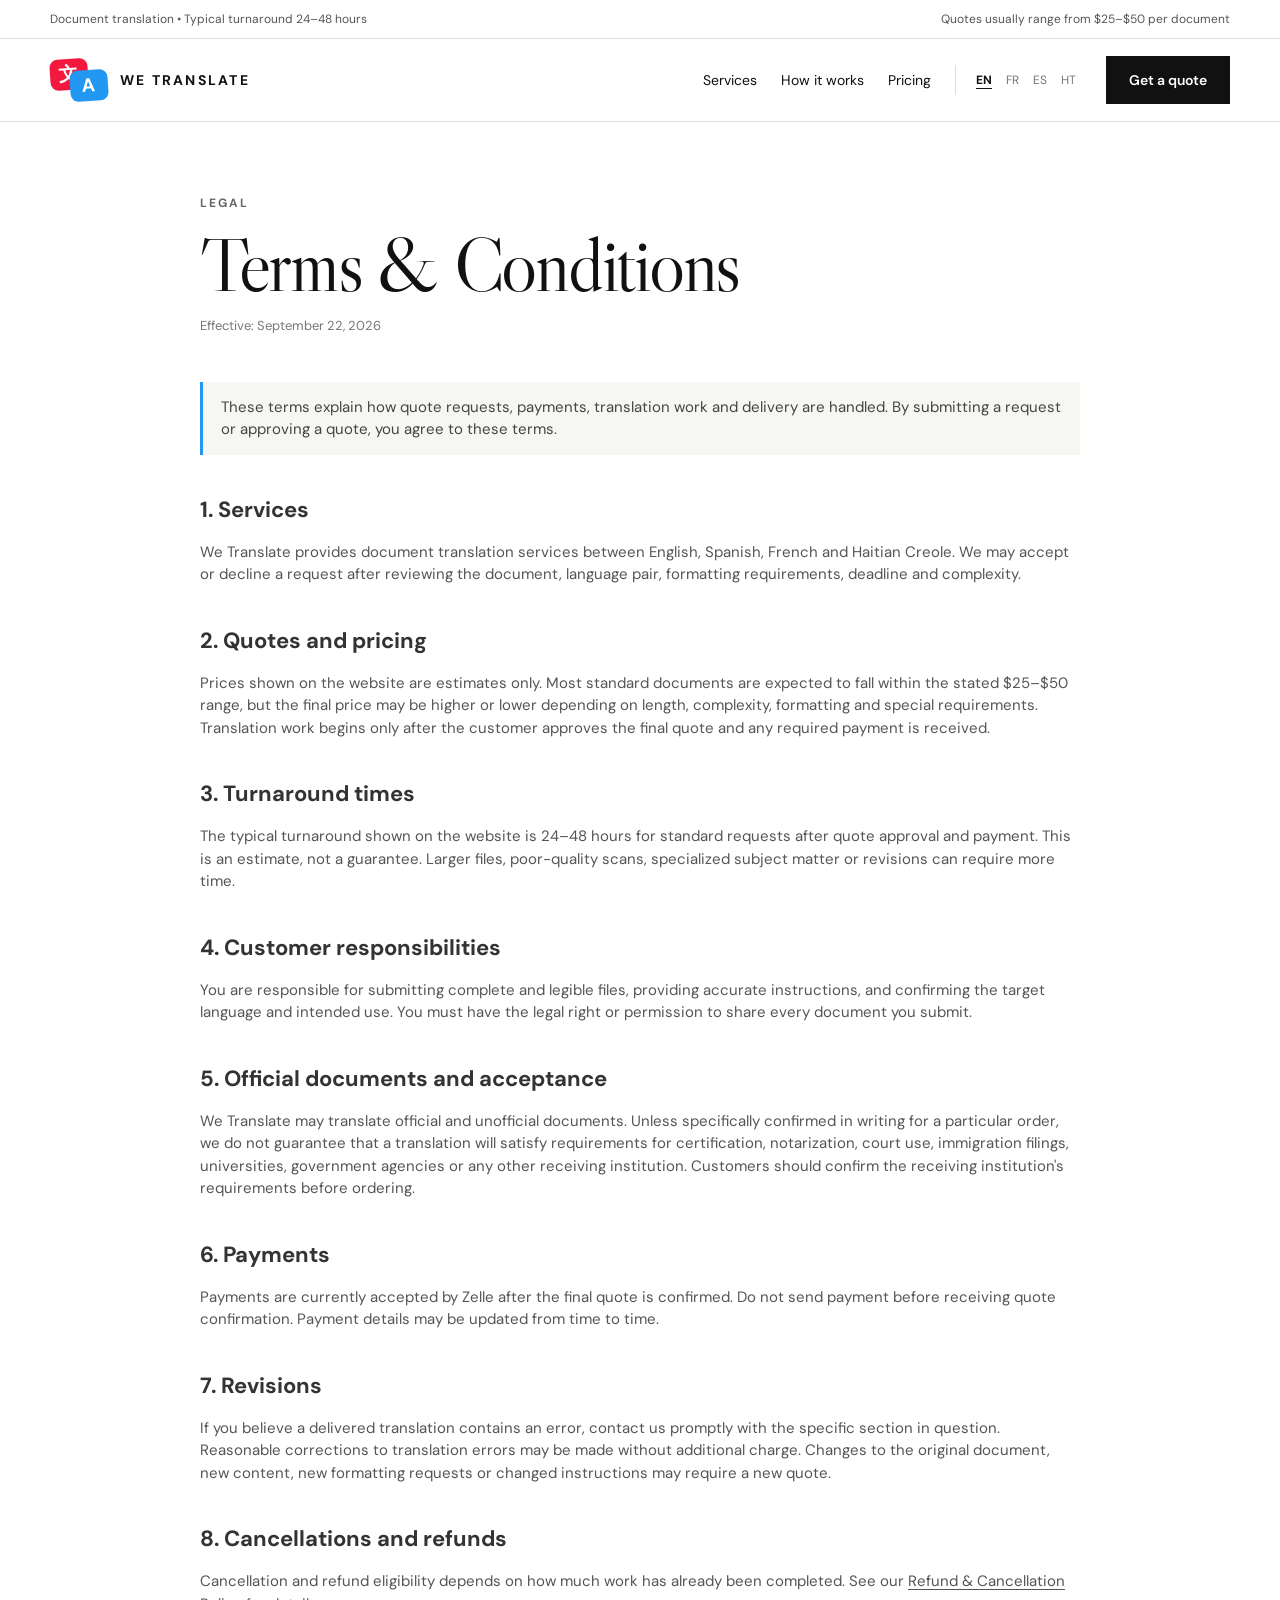
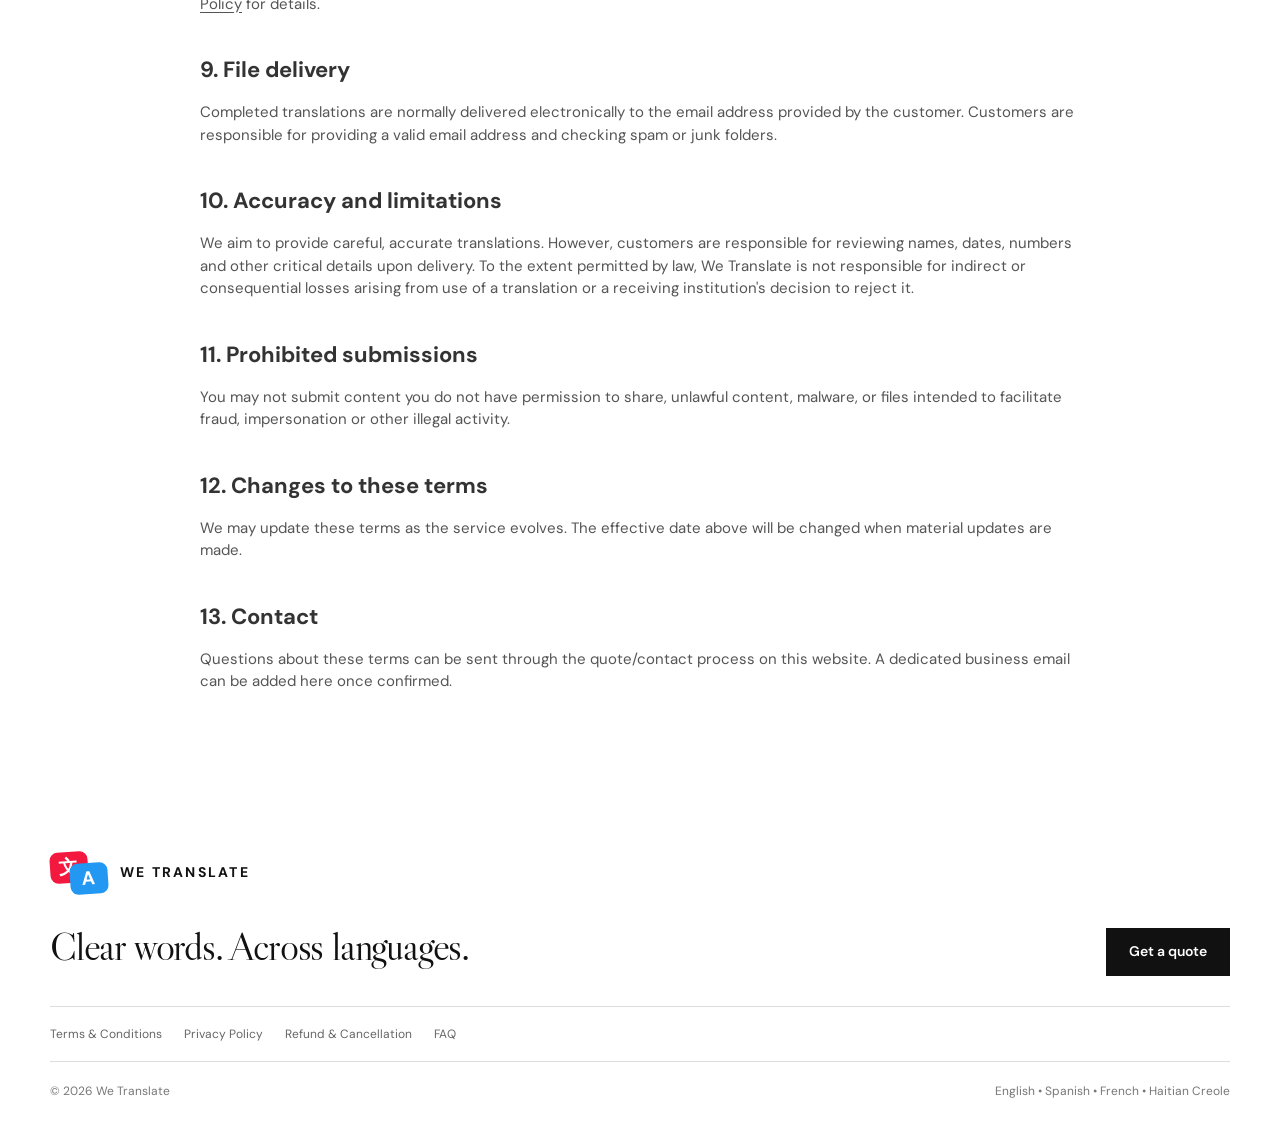
<file: terms.html>
<!doctype html><html lang="en"><head><meta charset="utf-8"><meta name="viewport" content="width=device-width,initial-scale=1"><meta name="description" data-content="metaTermsDesc" content="Terms and conditions for We Translate document translation services."><title data-t="metaTermsTitle">Terms & Conditions — We Translate</title><link rel="preconnect" href="https://fonts.googleapis.com"><link rel="preconnect" href="https://fonts.gstatic.com" crossorigin><link href="https://fonts.googleapis.com/css2?family=DM+Sans:wght@400;500;600;700&family=Libre+Caslon+Display&display=swap" rel="stylesheet"><link rel="stylesheet" href="styles.css"></head><body data-page="terms"><div class="top"><div class="w"><span data-t="top">Document translation • Typical turnaround 24–48 hours</span><span data-t="range">Quotes usually range from $25–$50 per document</span></div></div><header><nav class="w"><a class="brand" href="index.html"><span class="mark"><span class="bb red">文</span><span class="bb blue">A</span></span><span>WE TRANSLATE</span></a><div class="links"><a  href="services.html" data-t="serv">Services</a><a  href="process.html" data-t="how">How it works</a><a  href="pricing.html" data-t="pricing">Pricing</a><div class="langs"><button class="on" data-lang="en">EN</button><button data-lang="fr">FR</button><button data-lang="es">ES</button><button data-lang="ht">HT</button></div><a class="btn" href="quote.html" data-t="quote">Get a quote</a></div></nav></header>
<main><section class="legalPage"><div class="w legalWrap"><div class="ey" data-t="legalLabel">Legal</div><h1 data-t="termsTitle">Terms &amp; Conditions</h1><div class="policyMeta" data-t="effective">Effective: September 22, 2026</div><div class="legalBody">
<div class="policyCallout" data-t="termsIntro">These terms explain how quote requests, payments, translation work and delivery are handled. By submitting a request or approving a quote, you agree to these terms.</div>
<h2 data-t="termsH1">1. Services</h2><p data-t="termsP1">We Translate provides document translation services between English, Spanish, French and Haitian Creole. We may accept or decline a request after reviewing the document, language pair, formatting requirements, deadline and complexity.</p>
<h2 data-t="termsH2">2. Quotes and pricing</h2><p data-t="termsP2">Prices shown on the website are estimates only. Most standard documents are expected to fall within the stated $25–$50 range, but the final price may be higher or lower depending on length, complexity, formatting and special requirements. Translation work begins only after the customer approves the final quote and any required payment is received.</p>
<h2 data-t="termsH3">3. Turnaround times</h2><p data-t="termsP3">The typical turnaround shown on the website is 24–48 hours for standard requests after quote approval and payment. This is an estimate, not a guarantee. Larger files, poor-quality scans, specialized subject matter or revisions can require more time.</p>
<h2 data-t="termsH4">4. Customer responsibilities</h2><p data-t="termsP4">You are responsible for submitting complete and legible files, providing accurate instructions, and confirming the target language and intended use. You must have the legal right or permission to share every document you submit.</p>
<h2 data-t="termsH5">5. Official documents and acceptance</h2><p data-t="termsP5">We Translate may translate official and unofficial documents. Unless specifically confirmed in writing for a particular order, we do not guarantee that a translation will satisfy requirements for certification, notarization, court use, immigration filings, universities, government agencies or any other receiving institution. Customers should confirm the receiving institution's requirements before ordering.</p>
<h2 data-t="termsH6">6. Payments</h2><p data-t="termsP6">Payments are currently accepted by Zelle after the final quote is confirmed. Do not send payment before receiving quote confirmation. Payment details may be updated from time to time.</p>
<h2 data-t="termsH7">7. Revisions</h2><p data-t="termsP7">If you believe a delivered translation contains an error, contact us promptly with the specific section in question. Reasonable corrections to translation errors may be made without additional charge. Changes to the original document, new content, new formatting requests or changed instructions may require a new quote.</p>
<h2 data-t="termsH8">8. Cancellations and refunds</h2><p data-h="termsP8">Cancellation and refund eligibility depends on how much work has already been completed. See our <a href="refunds.html">Refund &amp; Cancellation Policy</a> for details.</p>
<h2 data-t="termsH9">9. File delivery</h2><p data-t="termsP9">Completed translations are normally delivered electronically to the email address provided by the customer. Customers are responsible for providing a valid email address and checking spam or junk folders.</p>
<h2 data-t="termsH10">10. Accuracy and limitations</h2><p data-t="termsP10">We aim to provide careful, accurate translations. However, customers are responsible for reviewing names, dates, numbers and other critical details upon delivery. To the extent permitted by law, We Translate is not responsible for indirect or consequential losses arising from use of a translation or a receiving institution's decision to reject it.</p>
<h2 data-t="termsH11">11. Prohibited submissions</h2><p data-t="termsP11">You may not submit content you do not have permission to share, unlawful content, malware, or files intended to facilitate fraud, impersonation or other illegal activity.</p>
<h2 data-t="termsH12">12. Changes to these terms</h2><p data-t="termsP12">We may update these terms as the service evolves. The effective date above will be changed when material updates are made.</p>
<h2 data-t="termsH13">13. Contact</h2><p data-t="termsP13">Questions about these terms can be sent through the quote/contact process on this website. A dedicated business email can be added here once confirmed.</p>
</div></div></section></main><footer><div class="w"><div class="footTop"><div><a class="brand" href="index.html"><span class="mark"><span class="bb red">文</span><span class="bb blue">A</span></span><span>WE TRANSLATE</span></a><p class="footBig" data-t="foot">Clear words. Across languages.</p></div><a class="btn" href="quote.html" data-t="quote">Get a quote</a></div><div class="legalLinks"><a href="terms.html" data-t="termsLink">Terms &amp; Conditions</a><a href="privacy.html" data-t="privacyLink">Privacy Policy</a><a href="refunds.html" data-t="refundLink">Refund &amp; Cancellation</a><a href="faq.html" data-t="faqLink">FAQ</a></div><div class="footBot"><span>© <span id="yr"></span> We Translate</span><span data-t="fl">English • Spanish • French • Haitian Creole</span></div></div></footer><script src="script.js"></script></body></html>
</file>
<file: styles.css>
:root{--r:#f3183d;--b:#2398f2;--i:#111;--m:#6a6a6a;--l:#ddd;--s:#f5f5f2}
*{box-sizing:border-box}html{scroll-behavior:smooth}body{margin:0;color:var(--i);font-family:"DM Sans",Arial,sans-serif;background:#fff;line-height:1.5}a{text-decoration:none;color:inherit}.w{width:min(1180px,calc(100% - 40px));margin:auto}
.top{border-bottom:1px solid var(--l);font-size:12px;color:#555}.top .w{height:38px;display:flex;align-items:center;justify-content:space-between;gap:20px}
header{position:sticky;top:0;z-index:20;background:rgba(255,255,255,.96);backdrop-filter:blur(12px);border-bottom:1px solid var(--l)}nav{height:82px;display:flex;align-items:center;justify-content:space-between;gap:22px}
.brand{display:flex;align-items:center;gap:12px;font-weight:700;letter-spacing:.16em;font-size:14px}.mark{width:58px;height:42px;position:relative}.bb{position:absolute;width:38px;height:31px;border-radius:8px;color:#fff;display:grid;place-items:center;font-weight:700;font-size:19px}.bb:after{content:"";position:absolute;bottom:-7px;border:8px solid transparent}.red{left:0;top:0;background:var(--r);transform:rotate(-4deg)}.red:after{right:2px;border-top-color:var(--r);border-right-width:0}.blue{right:0;bottom:0;background:var(--b);transform:rotate(-4deg)}.blue:after{left:3px;border-top-color:var(--b);border-left-width:0}
.links{display:flex;align-items:center;gap:24px;font-size:14px}.langs{display:flex;gap:2px;border-left:1px solid var(--l);padding-left:14px}.langs button{border:0;background:transparent;font:inherit;font-size:12px;color:#777;padding:6px;cursor:pointer}.langs button.on{color:#111;font-weight:700;text-decoration:underline;text-underline-offset:4px}
.btn{display:inline-flex;align-items:center;justify-content:center;min-height:48px;padding:0 22px;border:1px solid #111;background:#111;color:#fff;font-size:14px;font-weight:600;cursor:pointer}.btn.redbtn{background:var(--r);border-color:var(--r)}.btn.out{background:#fff;color:#111}
.hero{padding:84px 0 70px;border-bottom:1px solid var(--l)}.heroGrid{display:grid;grid-template-columns:1.15fr .85fr;gap:70px;align-items:end}.ey{font-size:12px;font-weight:700;text-transform:uppercase;letter-spacing:.17em;color:#666}.hero h1,.head h2,.quote h2,.footBig{font-family:"Libre Caslon Display",Georgia,serif;font-weight:400;letter-spacing:-.03em}.hero h1{font-size:clamp(56px,7.5vw,102px);line-height:.92;margin:18px 0 26px}.hero h1 em{font-style:italic;color:var(--r)}.hero p{max-width:600px;color:#555;font-size:18px;margin:0 0 32px}.acts{display:flex;gap:12px;flex-wrap:wrap}
.stats{display:grid;grid-template-columns:1fr 1fr;border-top:1px solid var(--l);border-left:1px solid var(--l)}.stats div{padding:23px;border-right:1px solid var(--l);border-bottom:1px solid var(--l)}.stats b{display:block;font-family:"Libre Caslon Display",serif;font-size:31px}.stats span{font-size:11px;text-transform:uppercase;letter-spacing:.11em;color:#777}
.langrow{padding:24px 0;border-bottom:1px solid var(--l)}.langrow .w{display:flex;justify-content:space-between;align-items:center;gap:18px;flex-wrap:wrap}.langrow span{font-family:"Libre Caslon Display",serif;font-size:27px}.dot{width:4px;height:4px;background:#bbb;border-radius:50%}
section{padding:92px 0}.soft{background:var(--s)}.head{display:grid;grid-template-columns:.55fr 1.45fr;gap:60px;margin-bottom:52px}.head h2{font-size:clamp(40px,5vw,64px);line-height:1.03;margin:0;max-width:790px}.cards{display:grid;grid-template-columns:repeat(3,1fr);border-top:1px solid #ccc;border-left:1px solid #ccc}.card{min-height:250px;padding:28px;border-right:1px solid #ccc;border-bottom:1px solid #ccc;display:flex;flex-direction:column;justify-content:space-between;background:rgba(255,255,255,.42)}.card small{color:#777}.card i{display:block;width:34px;height:2px;background:var(--r);margin:16px 0}.card h3{font-family:"Libre Caslon Display",serif;font-size:28px;margin:0 0 10px}.card p{margin:0;color:#666;font-size:14px}
.steps{display:grid;grid-template-columns:repeat(4,1fr);border-top:1px solid var(--l)}.step{padding:28px 24px 0 0;border-right:1px solid var(--l);margin-right:24px;min-height:210px}.step:last-child{border-right:0}.step b{font-family:"Libre Caslon Display",serif;font-size:54px;color:#c9c9c9;font-weight:400}.step h3{font-size:17px;margin:10px 0 7px}.step p{font-size:14px;color:#666;margin:0}
.dark{background:#111;color:#fff}.dark .ey{color:#aaa}.dark .head{margin-bottom:35px}.price{display:grid;grid-template-columns:1fr 1fr;gap:70px;align-items:center}.priceBig{font-family:"Libre Caslon Display",serif;font-size:clamp(60px,8vw,106px);line-height:1}.priceBig small{display:block;font-family:"DM Sans",sans-serif;text-transform:uppercase;letter-spacing:.12em;font-size:12px;color:#aaa;margin-top:14px}.priceCopy{border-left:1px solid #3c3c3c;padding-left:34px;color:#d0d0d0}.priceCopy strong{color:#fff}
.quoteGrid{display:grid;grid-template-columns:.72fr 1.28fr;gap:70px}.quoteSide{position:sticky;top:125px;align-self:start}.quote h2{font-size:50px;line-height:1.02;margin:10px 0 16px}.quoteSide p{color:#666}.pay{border-top:1px solid var(--l);padding-top:22px;margin-top:26px}.pay strong{display:block}.pay code{font:600 19px "DM Sans"}form{border-top:1px solid var(--l)}.field{padding:20px 0;border-bottom:1px solid var(--l)}label{display:block;font-size:11px;text-transform:uppercase;letter-spacing:.12em;font-weight:700;color:#555;margin-bottom:9px}input,select,textarea{border:0;background:transparent;width:100%;outline:0;font:inherit;font-size:17px;color:#111;padding:4px 0}textarea{min-height:95px;resize:vertical}.pair{display:grid;grid-template-columns:1fr 38px 1fr;gap:10px;align-items:end}.arr{text-align:center;padding-bottom:6px;color:#888}.file{border:1px dashed #aaa;padding:25px;text-align:center;background:#fafafa;cursor:pointer}.file input{display:none}.file b{display:block}.file span{font-size:12px;color:#777}.fn{margin-top:8px;font-size:13px;color:#222;text-transform:none;letter-spacing:0}.note{font-size:12px;color:#777}.notice{display:none;margin-top:16px;padding:13px 15px;background:#f4f4f1;border-left:3px solid var(--b);font-size:13px}
details{border-top:1px solid #ccc;padding:18px 0}details:last-child{border-bottom:1px solid #ccc}summary{font-weight:600;cursor:pointer;list-style:none;display:flex;justify-content:space-between}summary:after{content:"+";font-size:20px}details[open] summary:after{content:"–"}details p{max-width:760px;color:#666;font-size:14px}
footer{padding:48px 0 28px}.footTop{display:flex;justify-content:space-between;align-items:end;gap:28px;padding-bottom:30px;border-bottom:1px solid var(--l)}.footBig{font-size:40px;margin:22px 0 0}.footBot{display:flex;justify-content:space-between;gap:20px;padding-top:20px;color:#777;font-size:12px}
@media(max-width:900px){.links>a:not(.btn){display:none}.heroGrid,.head,.price,.quoteGrid{grid-template-columns:1fr}.heroGrid{gap:42px}.cards{grid-template-columns:1fr 1fr}.steps{grid-template-columns:1fr 1fr;row-gap:34px}.quoteSide{position:static}.head{gap:16px}}
@media(max-width:620px){.w{width:min(100% - 26px,1180px)}.top .w{justify-content:flex-end}.top span:first-child{display:none}.brand{font-size:12px;letter-spacing:.1em}.links{gap:10px}.links .btn{min-height:40px;padding:0 12px;font-size:12px}.langs{border:0;padding:0}.hero{padding:58px 0 50px}.hero h1{font-size:53px}.cards{grid-template-columns:1fr}.steps{grid-template-columns:1fr}.step{border-right:0;border-bottom:1px solid var(--l);margin:0;padding-bottom:24px}.pair{grid-template-columns:1fr}.arr{text-align:left;transform:rotate(90deg);width:20px}.dot{display:none}.langrow span{font-size:21px}.footTop,.footBot{flex-direction:column;align-items:flex-start}}

.pageHero{padding:72px 0 52px;border-bottom:1px solid var(--l)}
.pageHero h1{font-family:"Libre Caslon Display",Georgia,serif;font-weight:400;letter-spacing:-.03em;font-size:clamp(46px,6vw,76px);line-height:.98;margin:14px 0 18px;max-width:900px}
.pageHero p{max-width:720px;color:#666;font-size:17px;margin:0}
.homeNav{display:grid;grid-template-columns:repeat(3,1fr);border-top:1px solid var(--l);border-left:1px solid var(--l)}
.homeNav a{min-height:245px;padding:28px;border-right:1px solid var(--l);border-bottom:1px solid var(--l);display:flex;flex-direction:column;justify-content:space-between;transition:background .2s ease}
.homeNav a:hover{background:#f7f7f4}
.homeNav .n{font-size:11px;letter-spacing:.12em;text-transform:uppercase;color:#888}
.homeNav h3{font-family:"Libre Caslon Display",Georgia,serif;font-weight:400;font-size:34px;line-height:1.05;margin:0 0 12px}
.homeNav p{font-size:14px;color:#666;margin:0}
.homeNav .go{font-size:20px}
.links a.current{font-weight:700;text-decoration:underline;text-underline-offset:6px}
.pageOnly{padding-top:72px}
@media(max-width:900px){.homeNav{grid-template-columns:1fr}}

.legalLinks{display:flex;gap:22px;flex-wrap:wrap;padding:18px 0;border-bottom:1px solid var(--l);font-size:12px}
.legalLinks a{color:#666}.legalLinks a:hover{color:#111;text-decoration:underline;text-underline-offset:3px}
.legalPage{padding:72px 0 96px}
.legalWrap{max-width:880px}
.legalPage h1{font-family:"Libre Caslon Display",Georgia,serif;font-weight:400;letter-spacing:-.03em;font-size:clamp(48px,6vw,76px);line-height:1;margin:14px 0 14px}
.policyMeta{color:#777;font-size:13px;margin-bottom:46px}
.legalBody{font-size:15px;color:#333}
.legalBody h2{font-size:22px;margin:38px 0 10px}
.legalBody p,.legalBody li{color:#555}
.legalBody ul{padding-left:20px}
.legalBody a{text-decoration:underline;text-underline-offset:3px}
.policyCallout{border-left:3px solid var(--b);padding:14px 18px;background:#f6f6f3;margin:26px 0;color:#444}
.checkrow{display:flex;align-items:flex-start;gap:10px;margin:18px 0 22px;font-size:13px;text-transform:none;letter-spacing:0;font-weight:400;color:#555}
.checkrow input{width:auto;margin-top:3px}
.checkrow a{text-decoration:underline;text-underline-offset:2px;color:#111}
</file>
